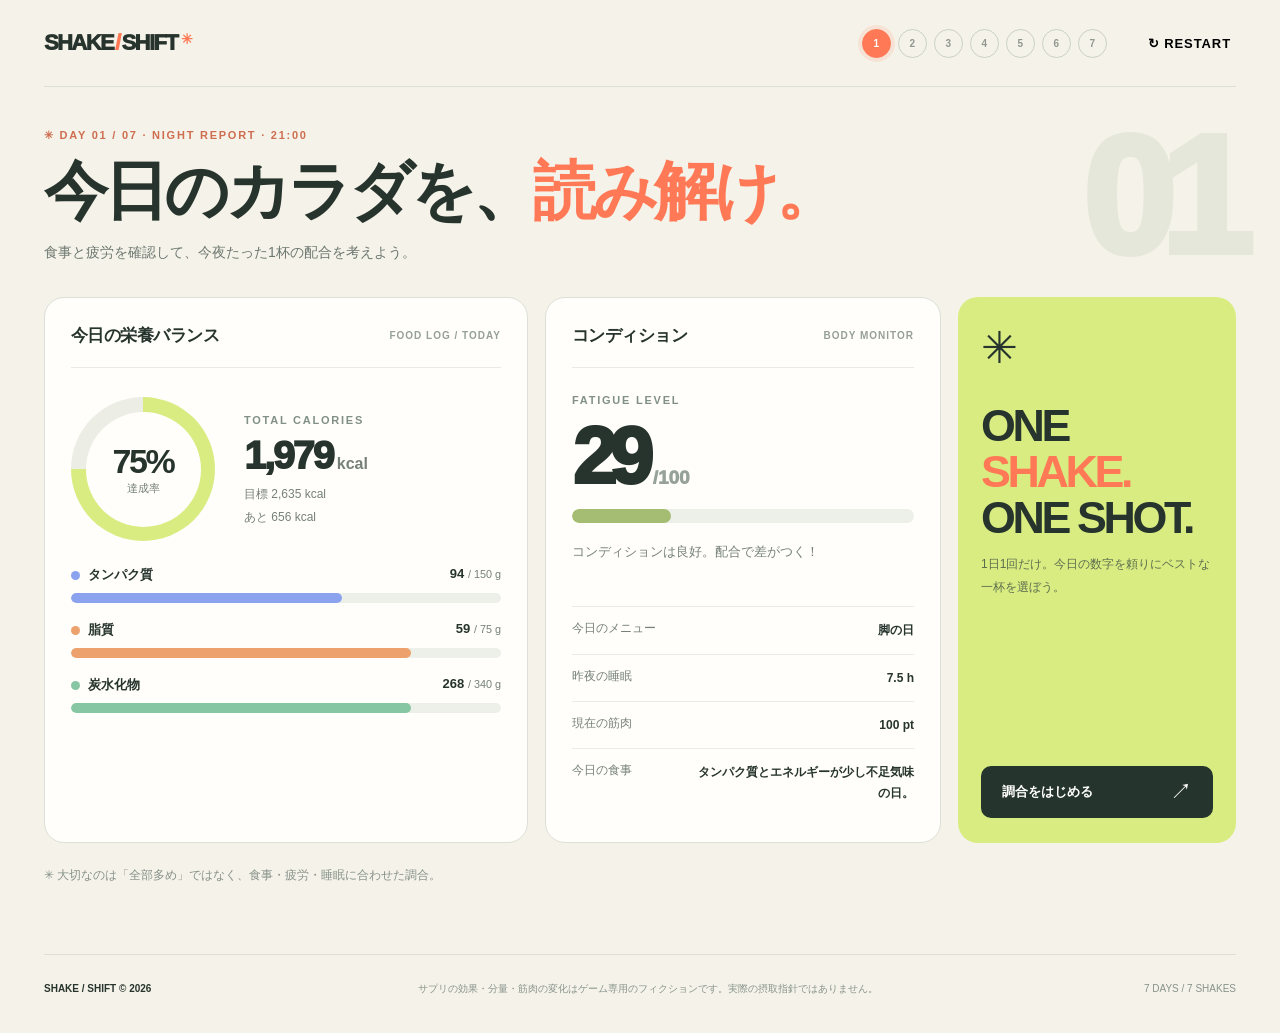
<file: index.html>
<!doctype html>
<html lang="ja">
<head>
  <meta charset="UTF-8">
  <meta name="viewport" content="width=device-width, initial-scale=1">
  <meta name="theme-color" content="#f5f3e9">
  <meta name="description" content="毎晩の栄養と疲労を見て、1日1回のシェイカーを調合。7日間で筋肉を育てるゲーム。">
  <title>SHAKE / SHIFT — 7 DAYS, 7 SHAKES</title>
  <link rel="stylesheet" href="style.css">
  <script src="work.js" defer></script>
</head>
<body>
  <div class="site">
    <header class="topbar">
      <a class="logo" href="./" aria-label="SHAKE SHIFT ホーム">SHAKE<span>/</span>SHIFT<b>✳</b></a>
      <div class="day-nav" id="dayNav" aria-label="7日間の進行状況"></div>
      <button class="restart" id="restartBtn" type="button">↻ <span>RESTART</span></button>
    </header>
    <main id="app" aria-live="polite"></main>
    <footer>
      <strong>SHAKE / SHIFT © 2026</strong>
      <span>サプリの効果・分量・筋肉の変化はゲーム専用のフィクションです。実際の摂取指針ではありません。</span>
      <span>7 DAYS / 7 SHAKES</span>
    </footer>
  </div>
  <div class="toast" id="toast" role="status" aria-live="polite"></div>
</body>
</html>
</file>
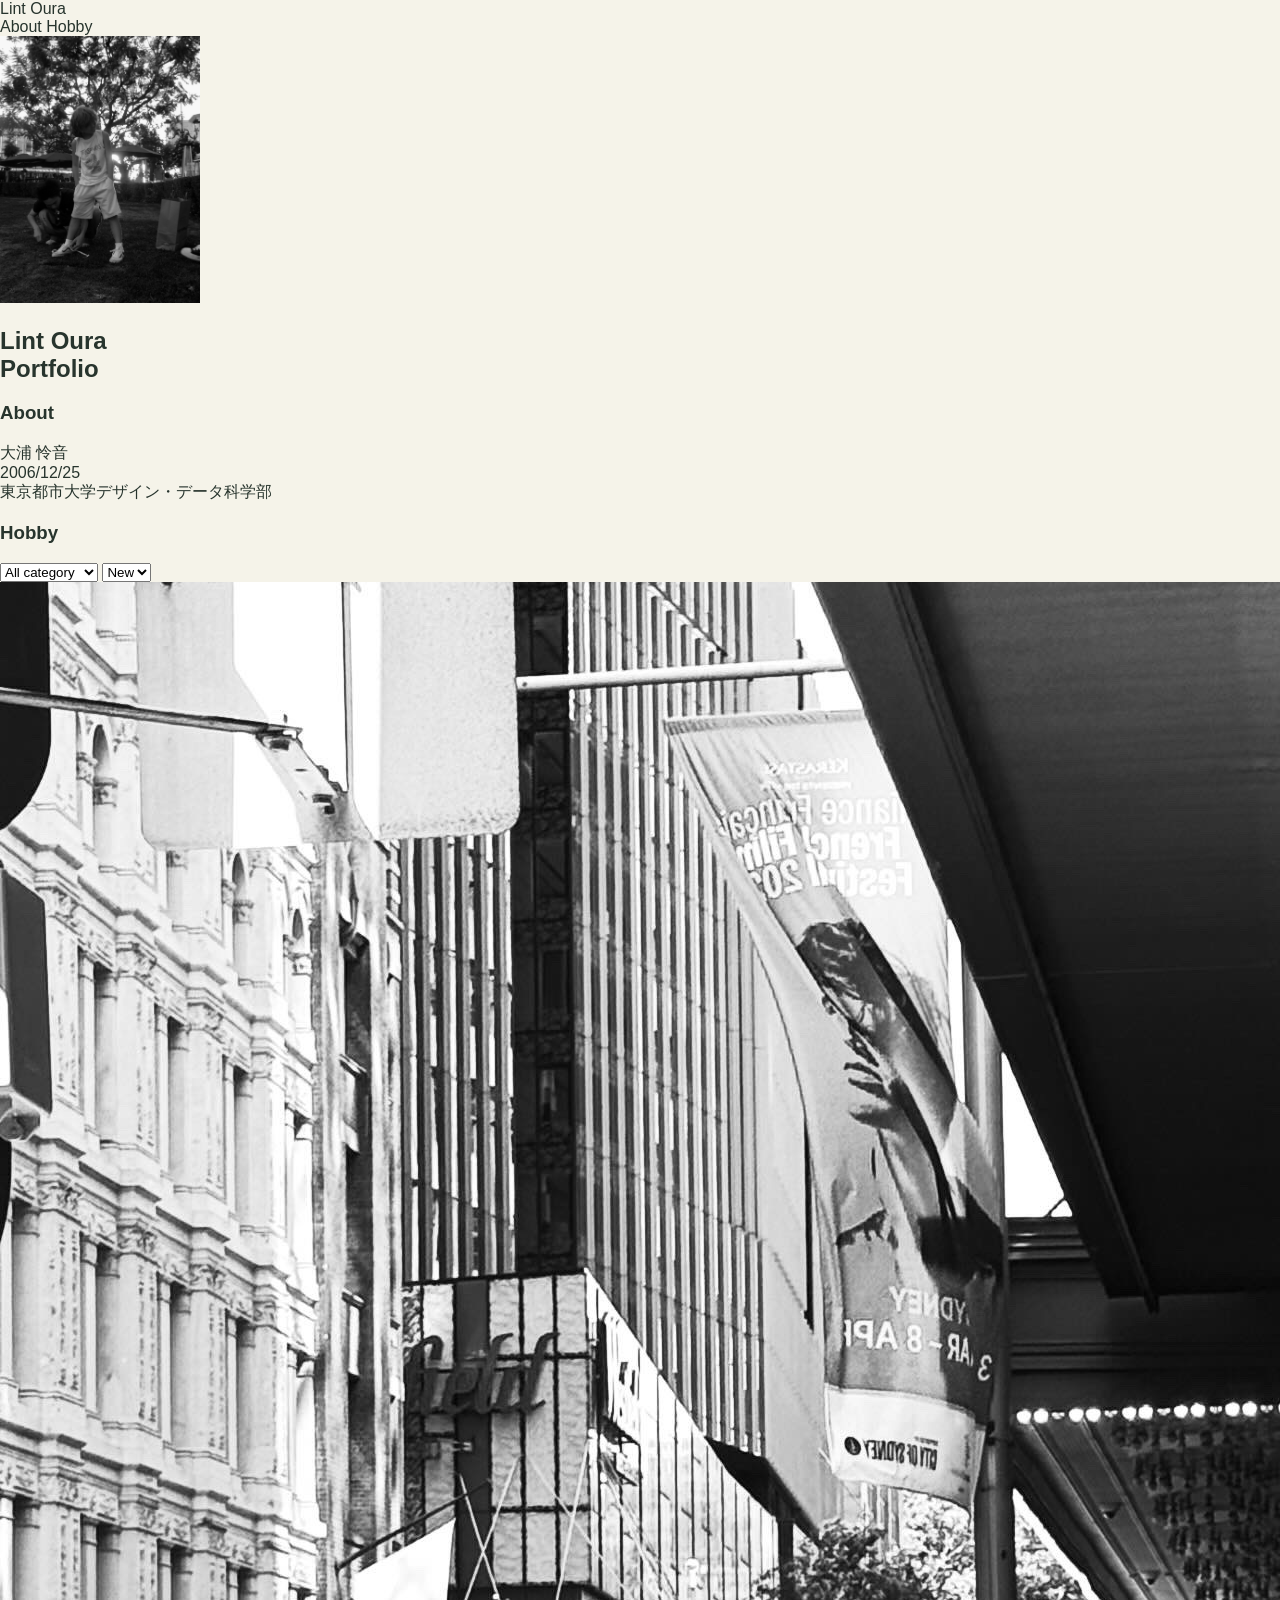
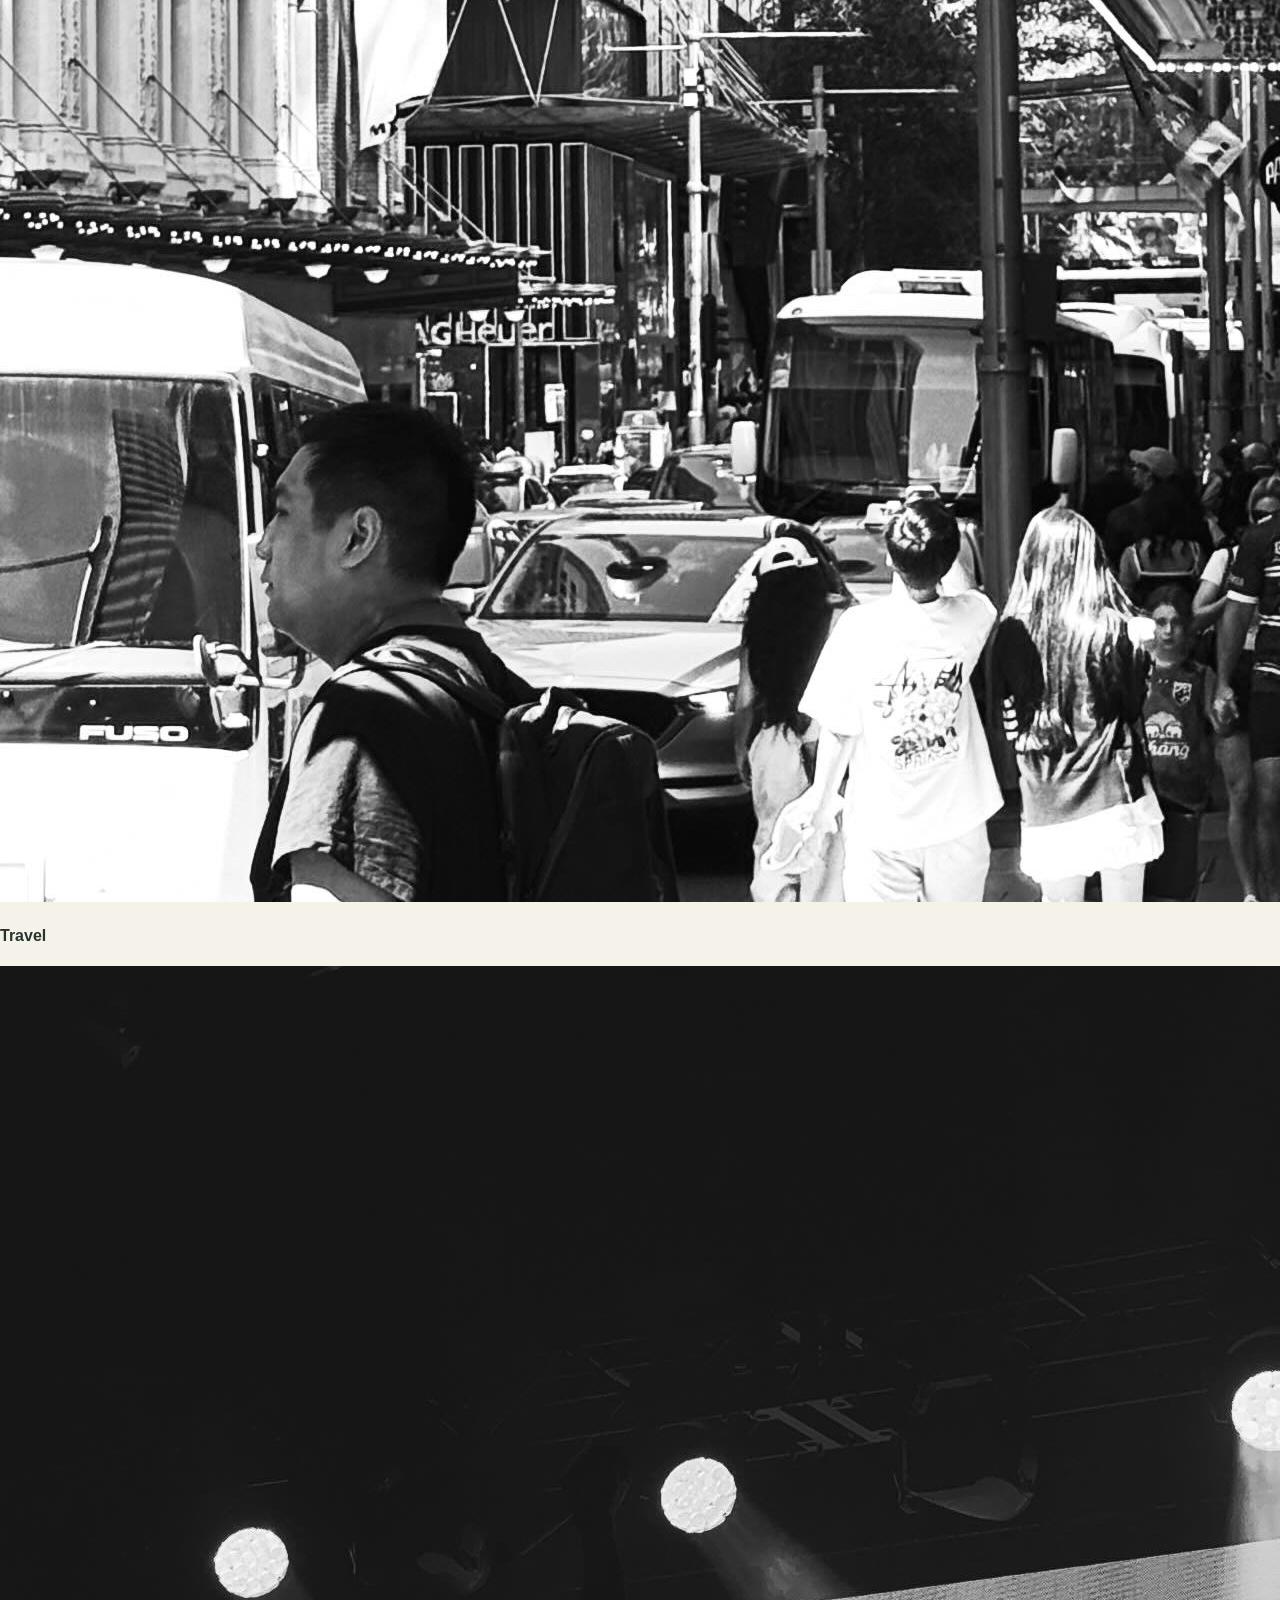
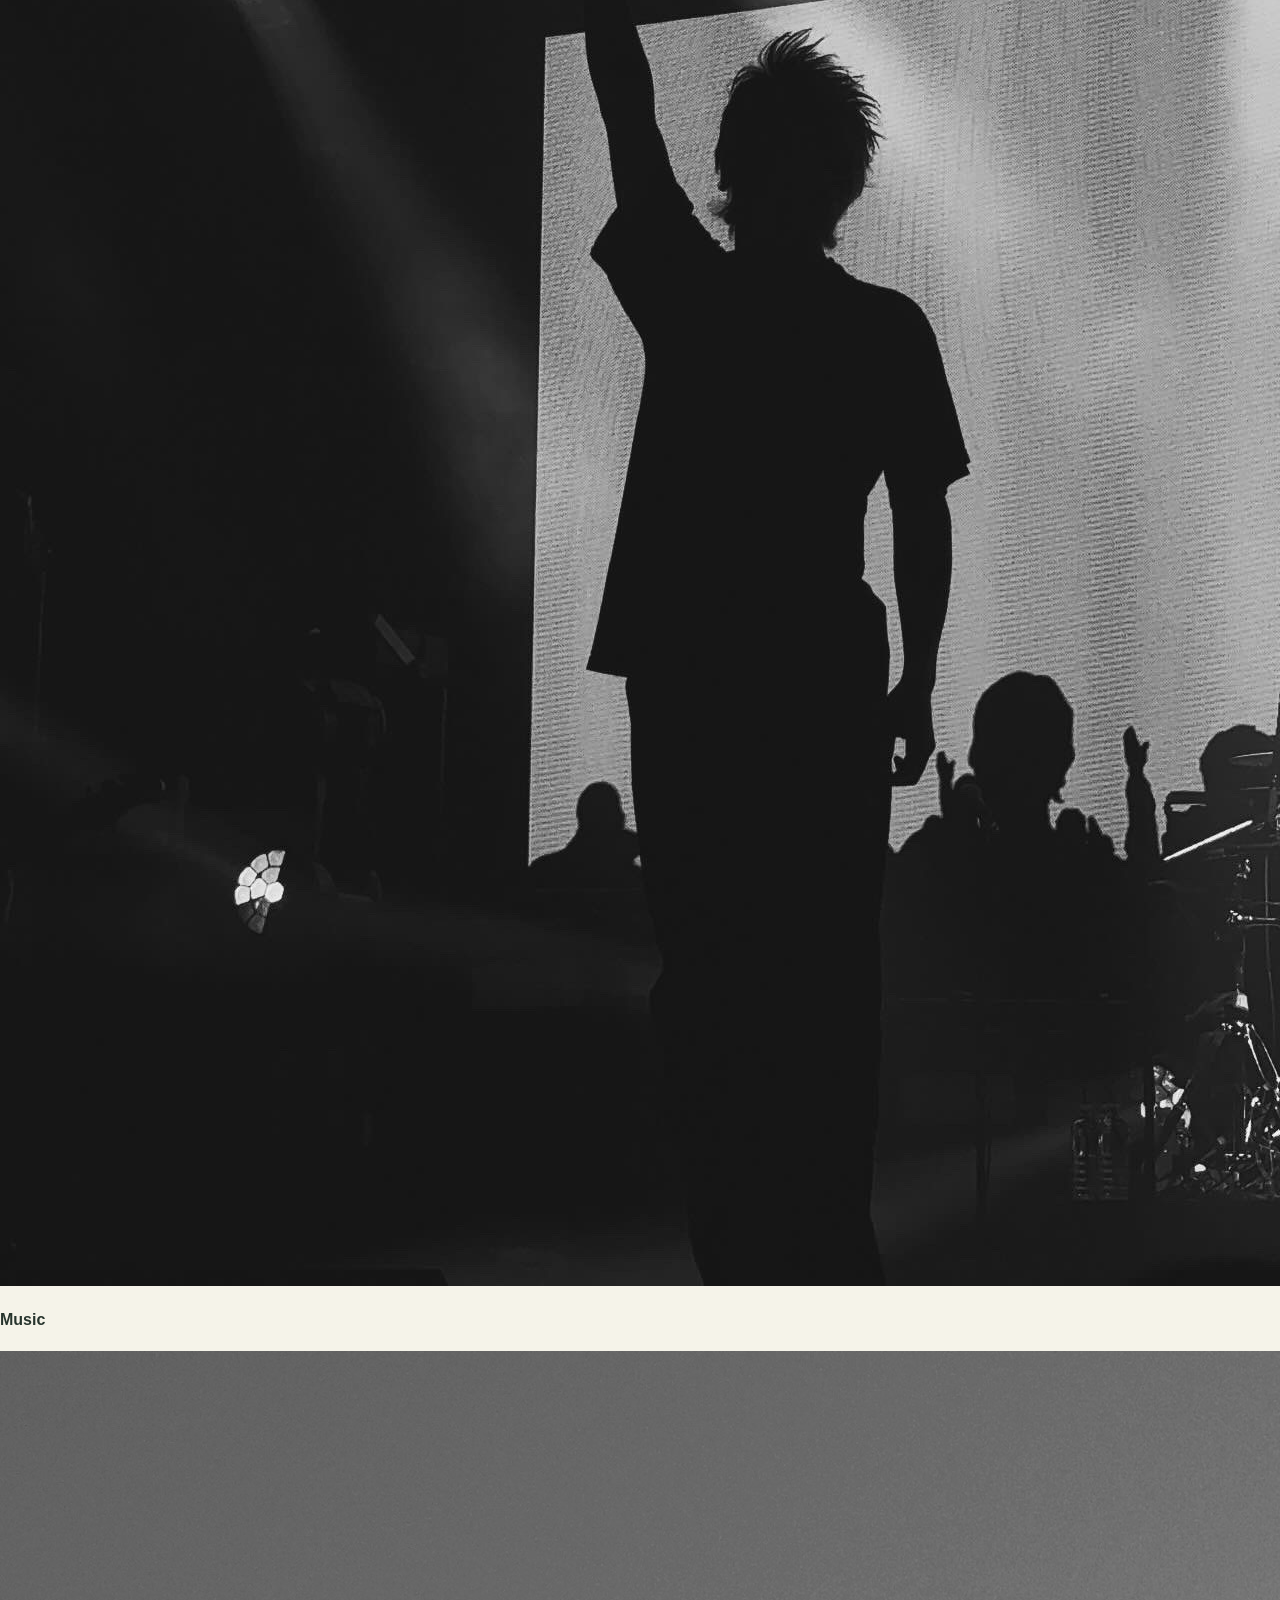
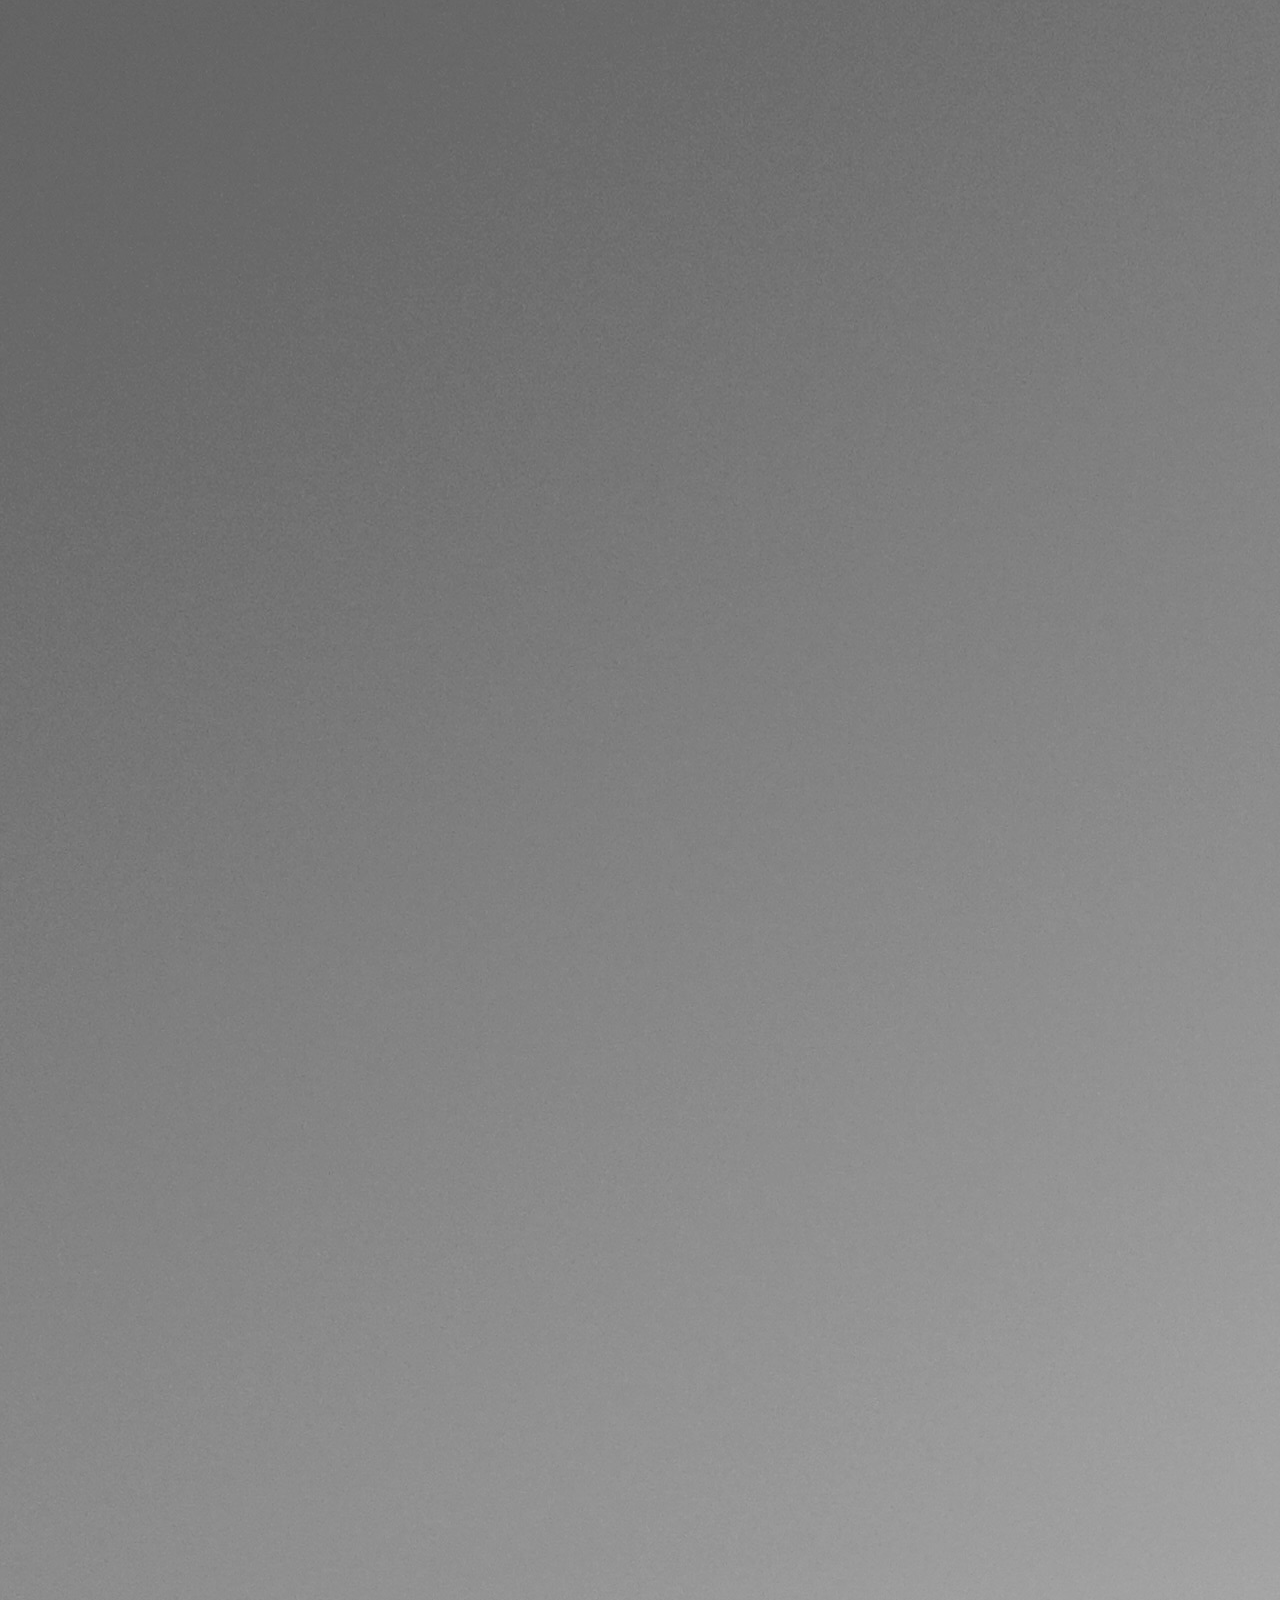
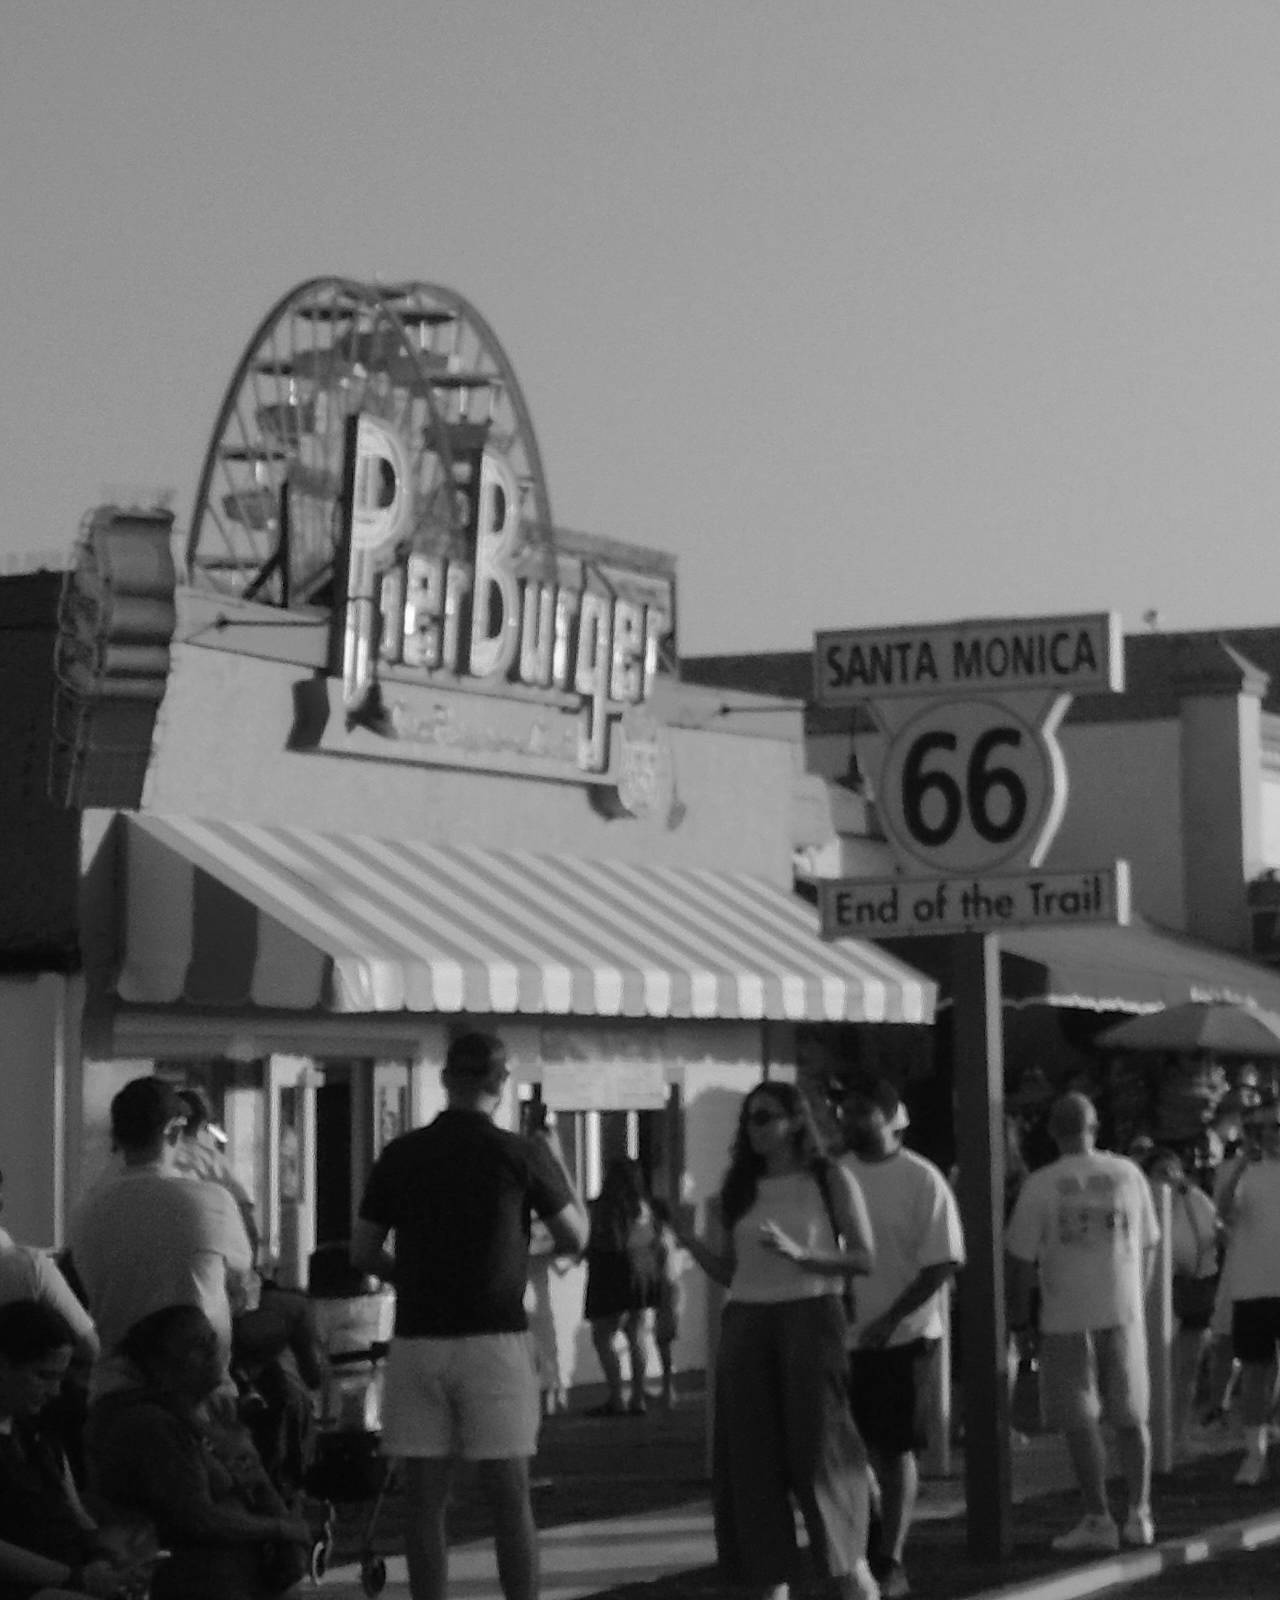
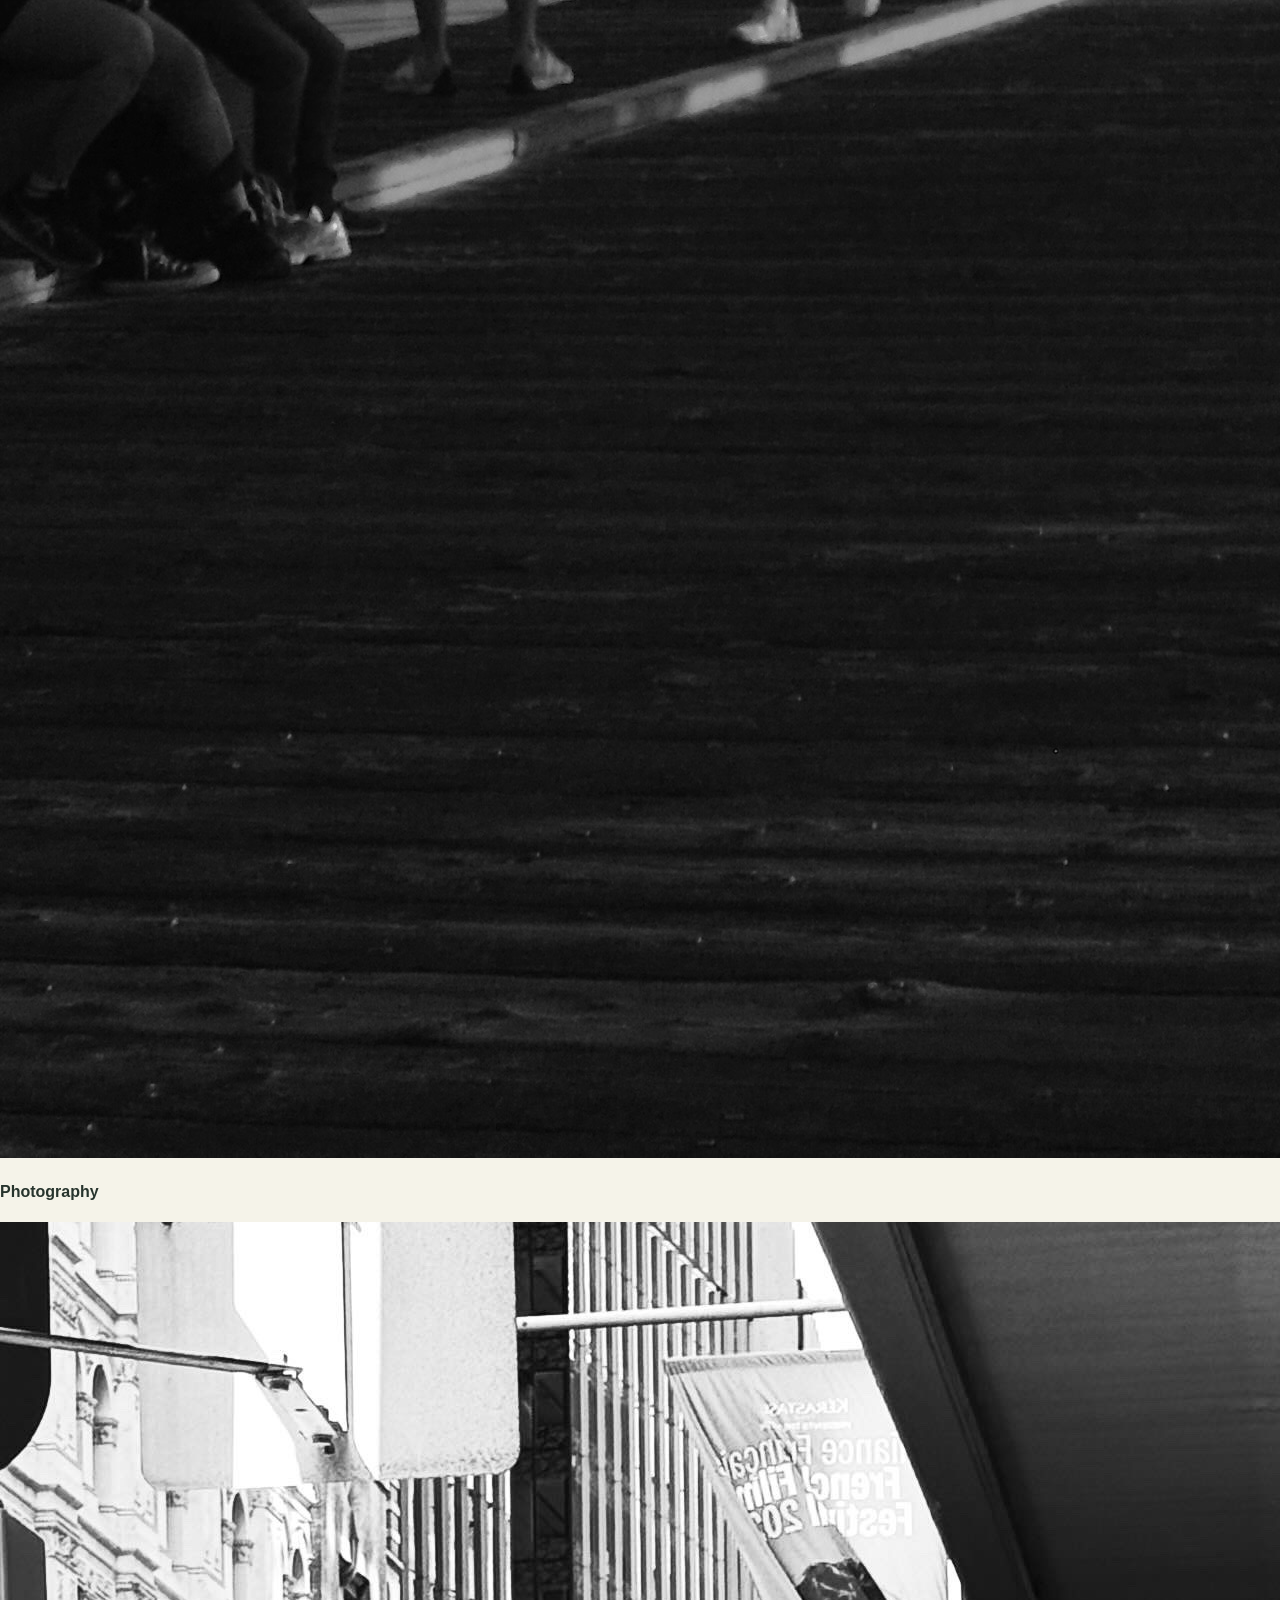
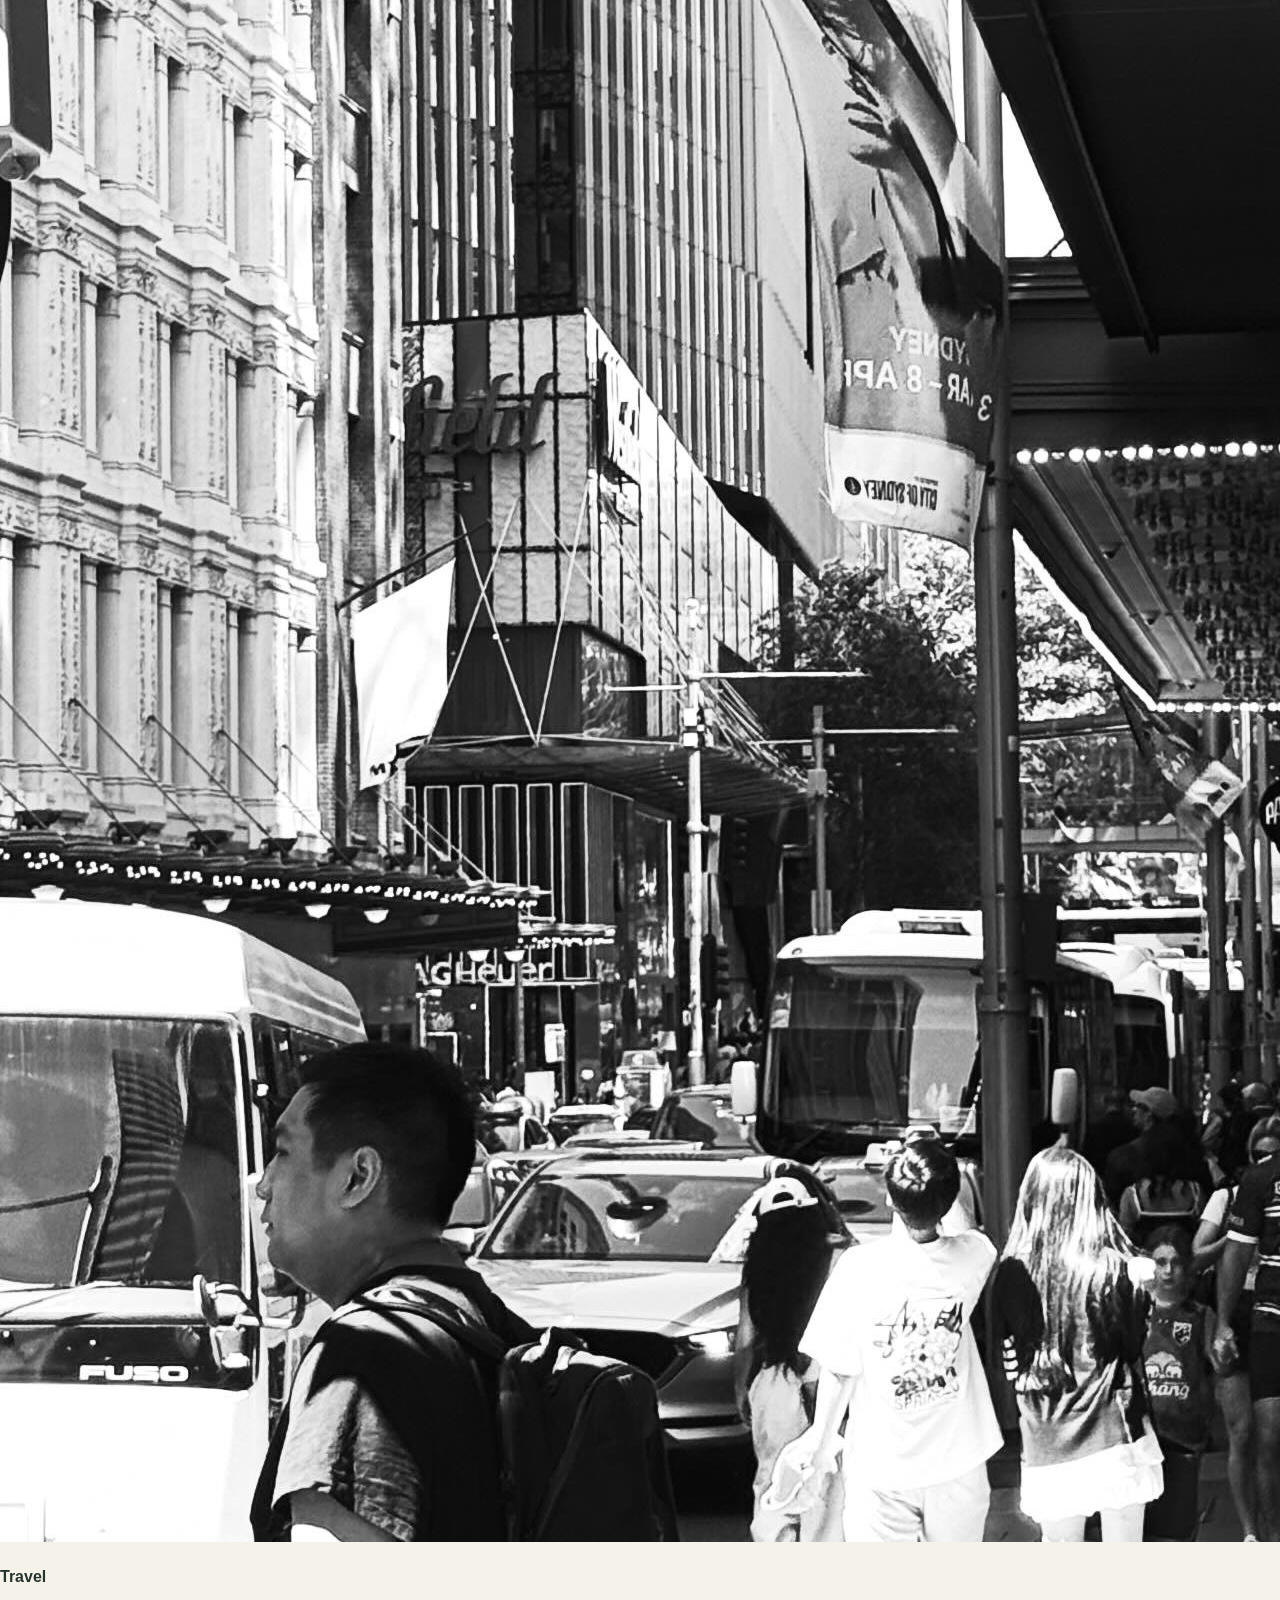
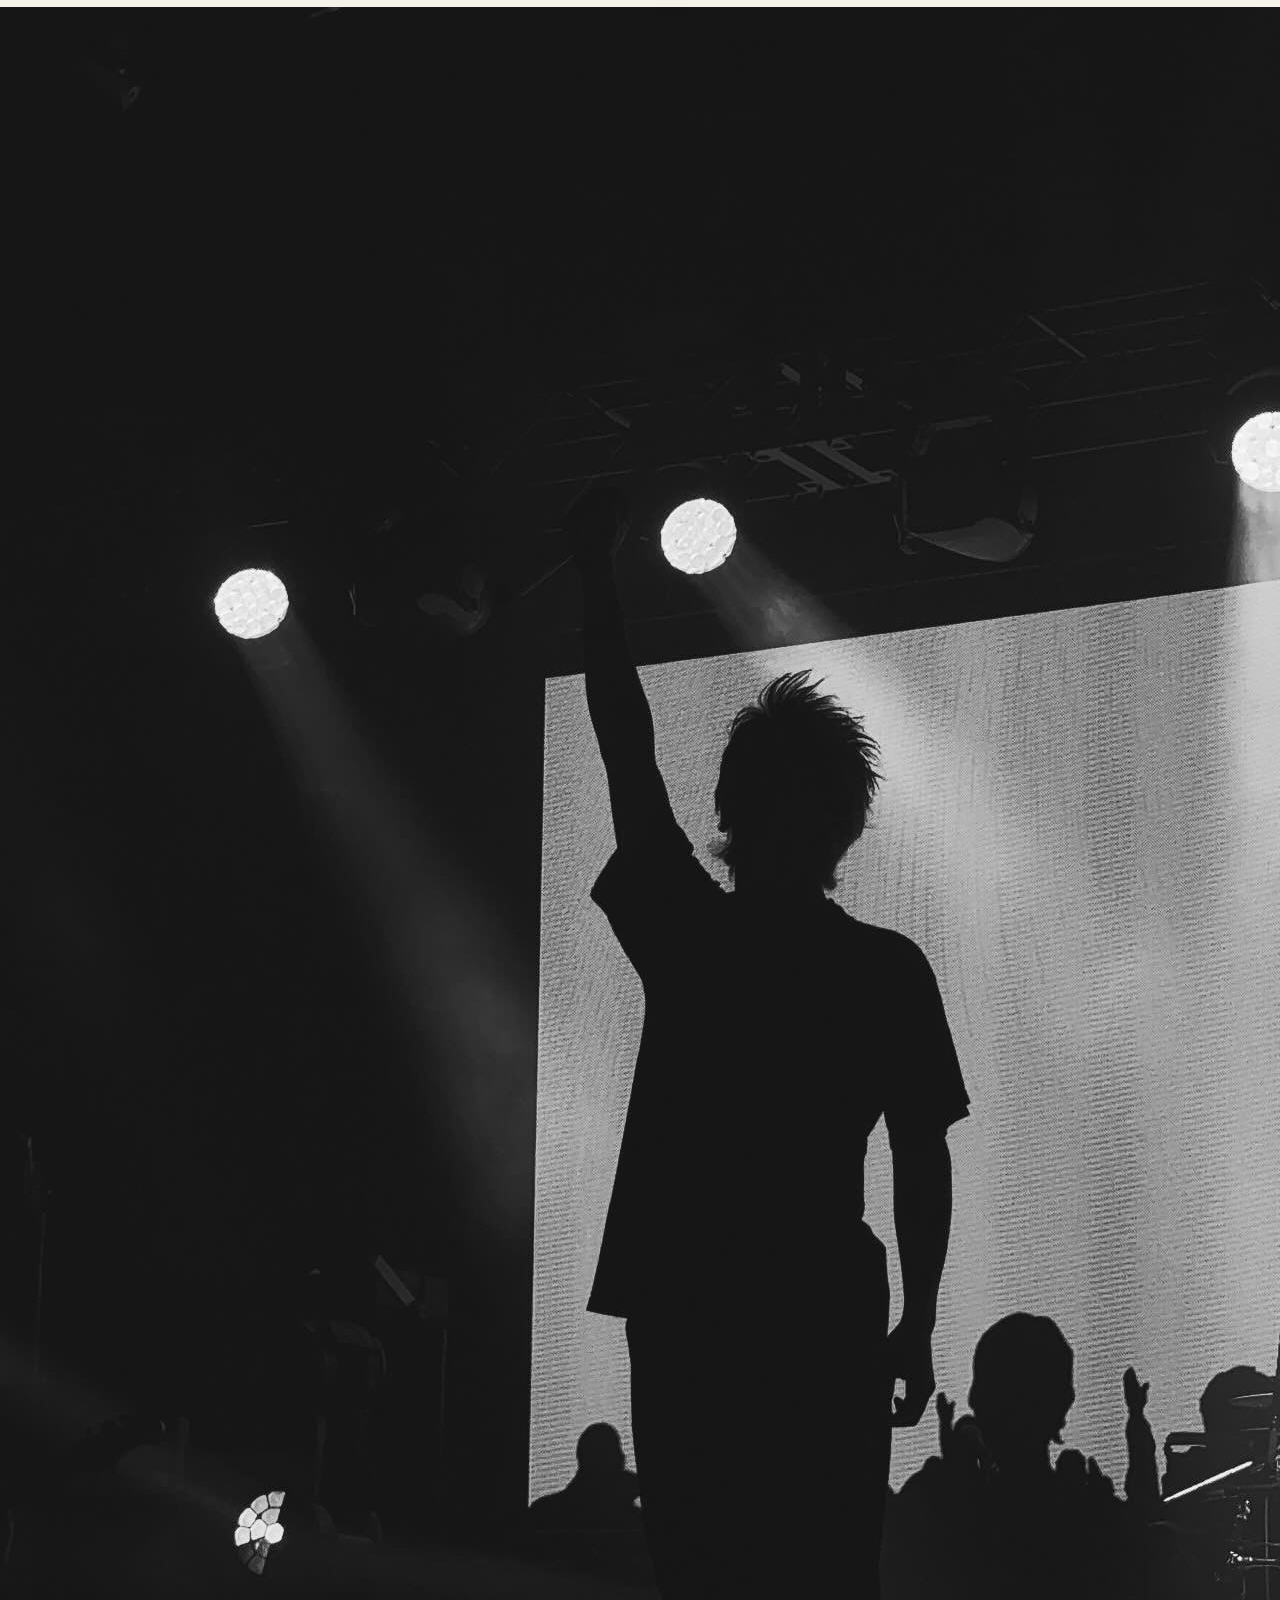
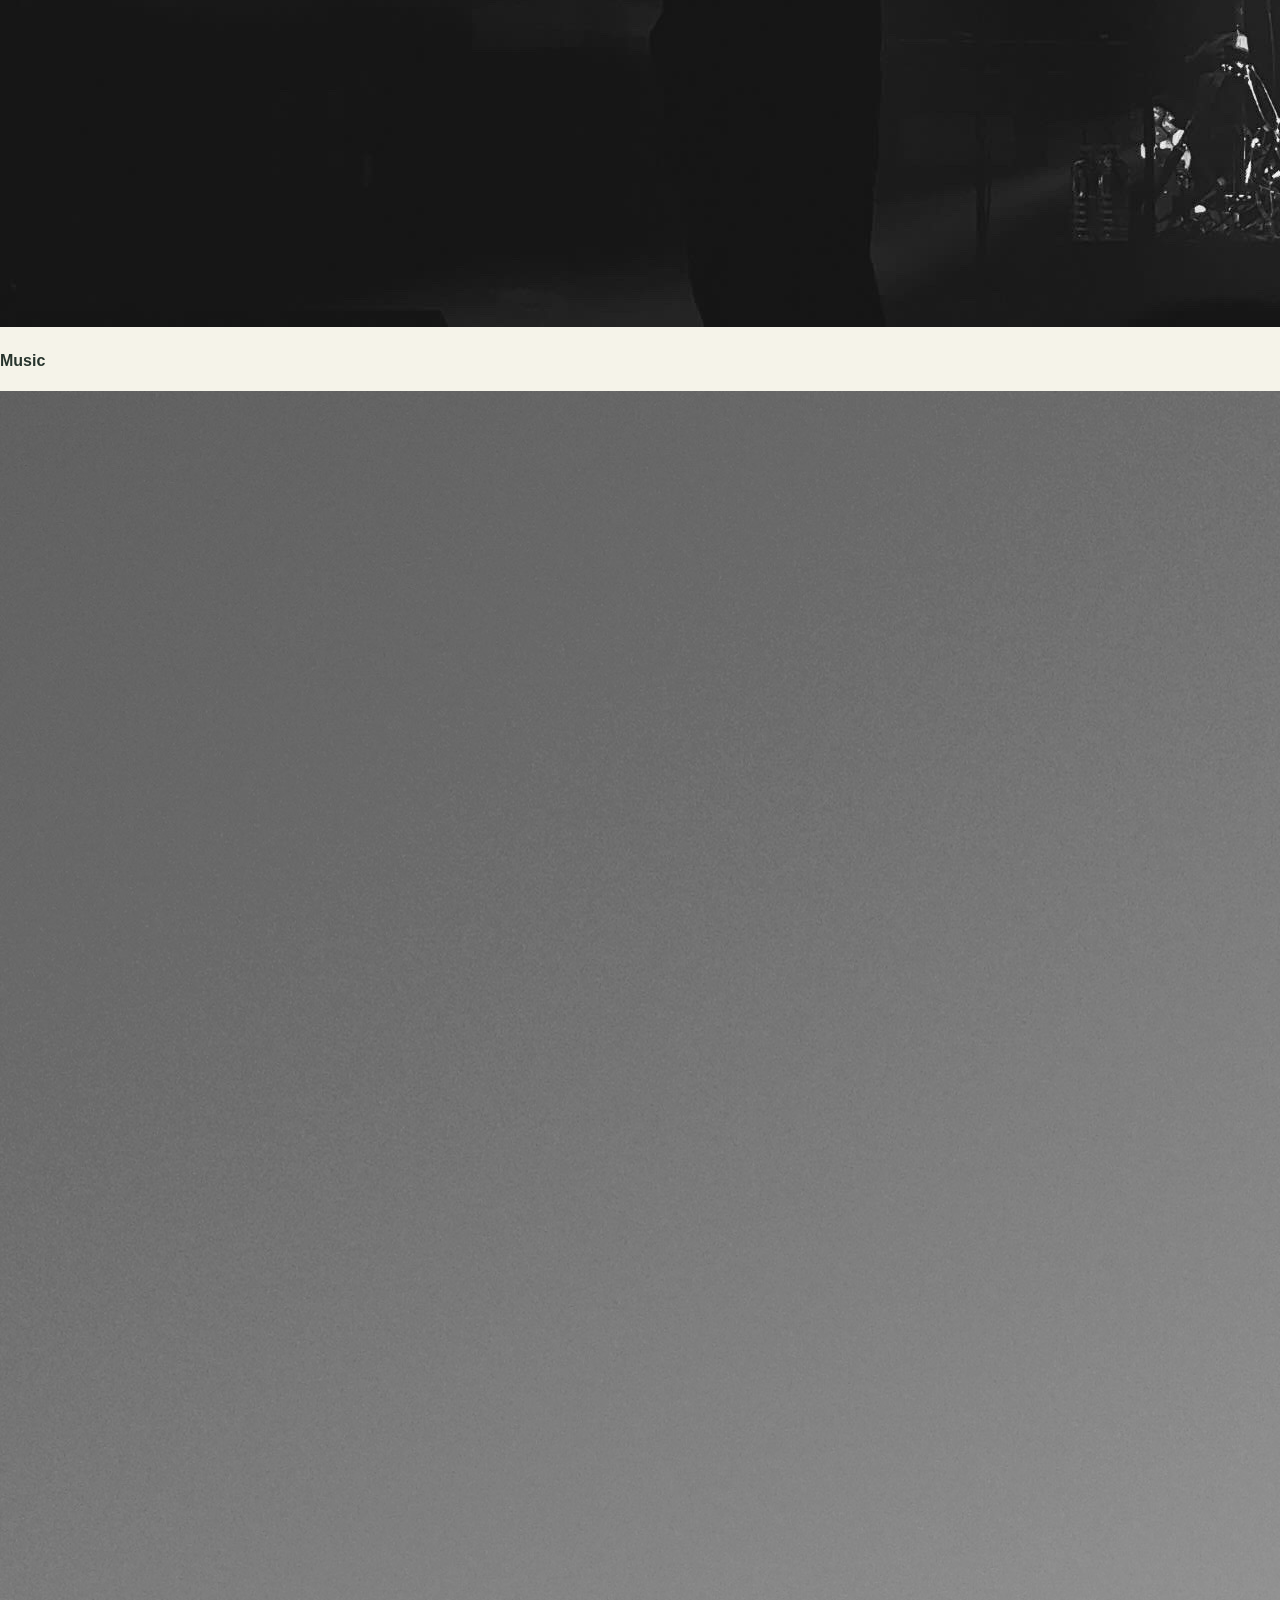
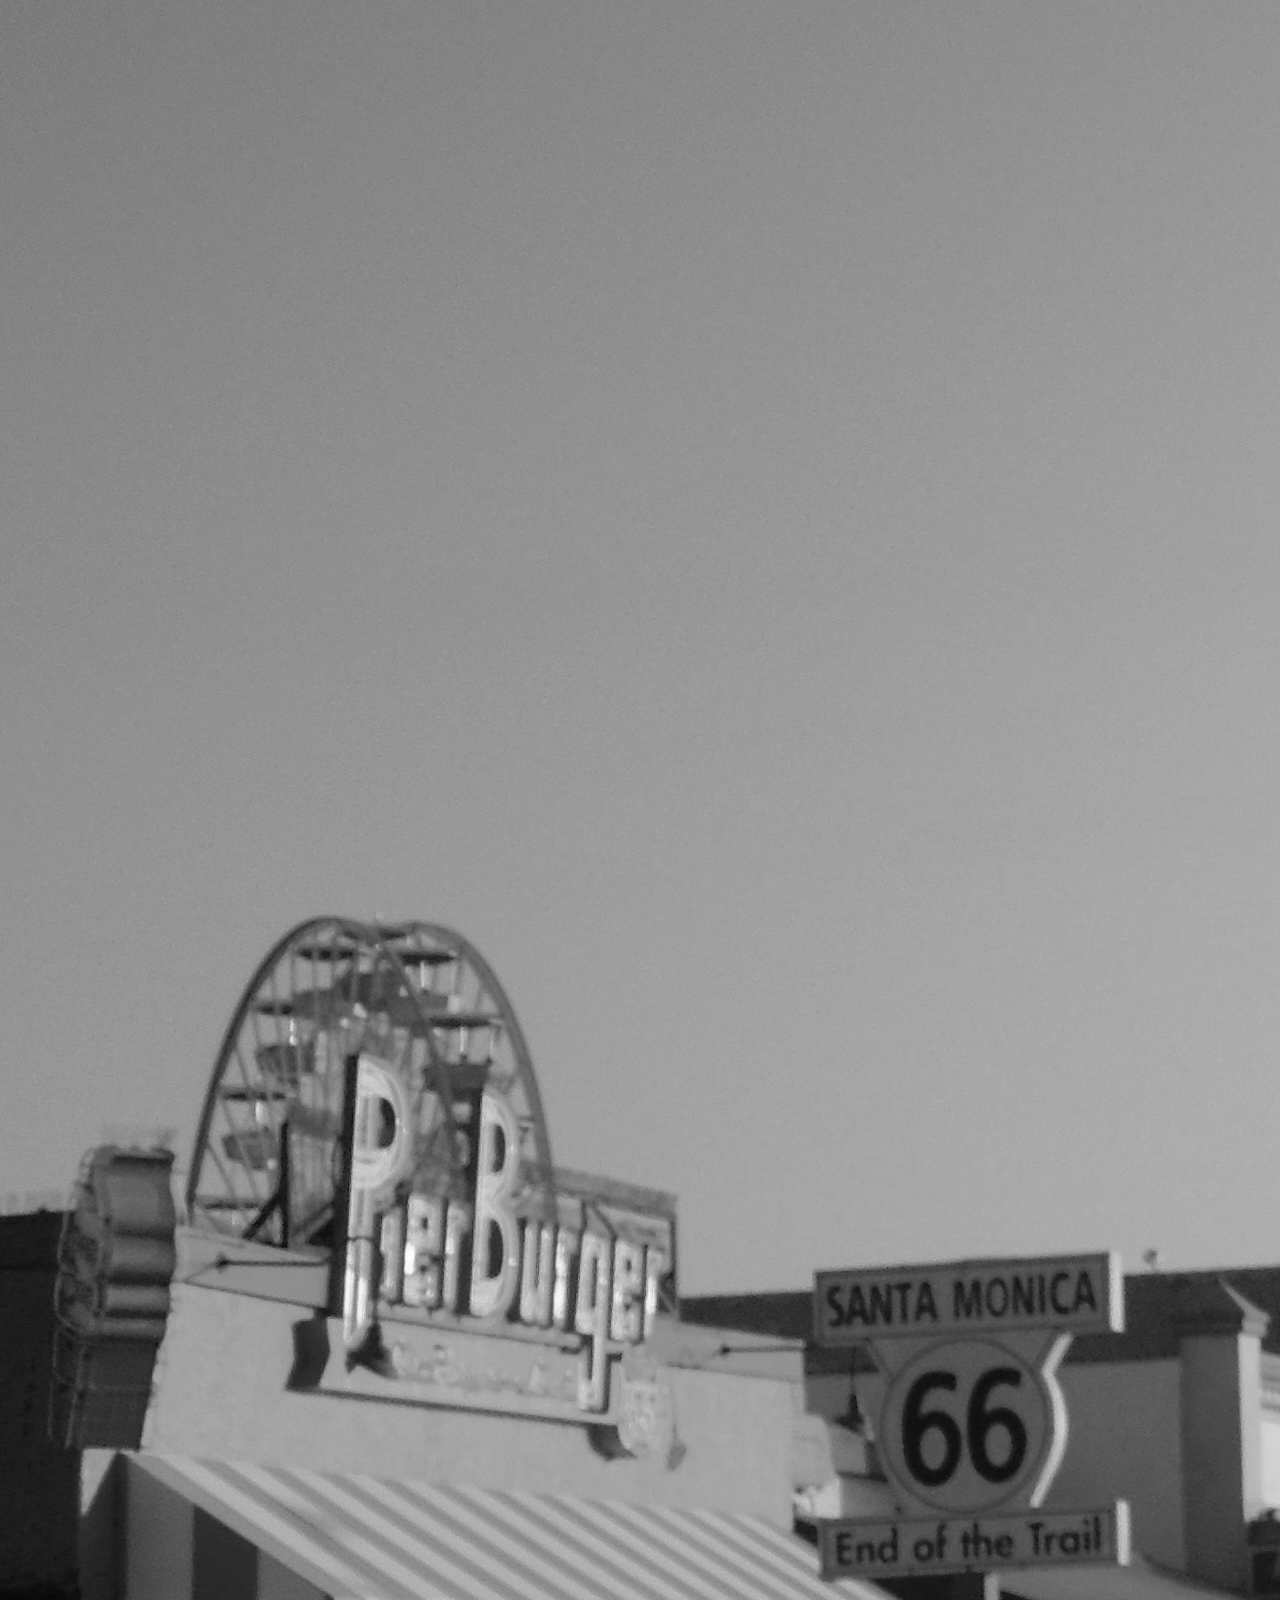
<file: indexのコピー.html>
<!DOCTYPE html>
<html lang="ja">
    <head>
        <meta charset="UTF-8">
        <meta name="viewport" content="width=device-width, initial-scale=1.0">
        <title>Lint Oura</title>
        <link rel="stylesheet" href="style.css">
    </head>
    <body>
        <header>
            <a href="#top">Lint Oura</a>
            <nav>
                <a href="#about">About</a>
                <a href="#hobby">Hobby</a>
            </nav>
        </header>

        <main>
            <section id="top">
                <img src="./DSCN6169.JPG" width="200" alt="ライブの写真">
                <h1>
                    Lint Oura<br>
                    Portfolio
                </h1>
            </section>

            <section id="about">
                <h3>About</h3>
                <p>
                    大浦 怜音<br>
                    2006/12/25<br>
                    東京都市大学デザイン・データ科学部
                </p>
            </section>

            <section id="hobby">
                <h3>Hobby</h3>

                <div class="works-controls">
                    <select id="category">
                        <option value="all">All category</option>
                    </select>

                    <select id="sort">
                        <option value="new">New</option>
                        <option value="old">Old</option>
                        <option value="title">Title</option>
                    </select>
                </div>

                <div class="works-marquee">
                    <div id="works-grid"></div>
                </div>
            </section>
        </main>

        <footer>
            <span>©2026 Lint Oura</span>
        </footer>

        <script src="works.js"></script>
    </body>
</html>
</file>
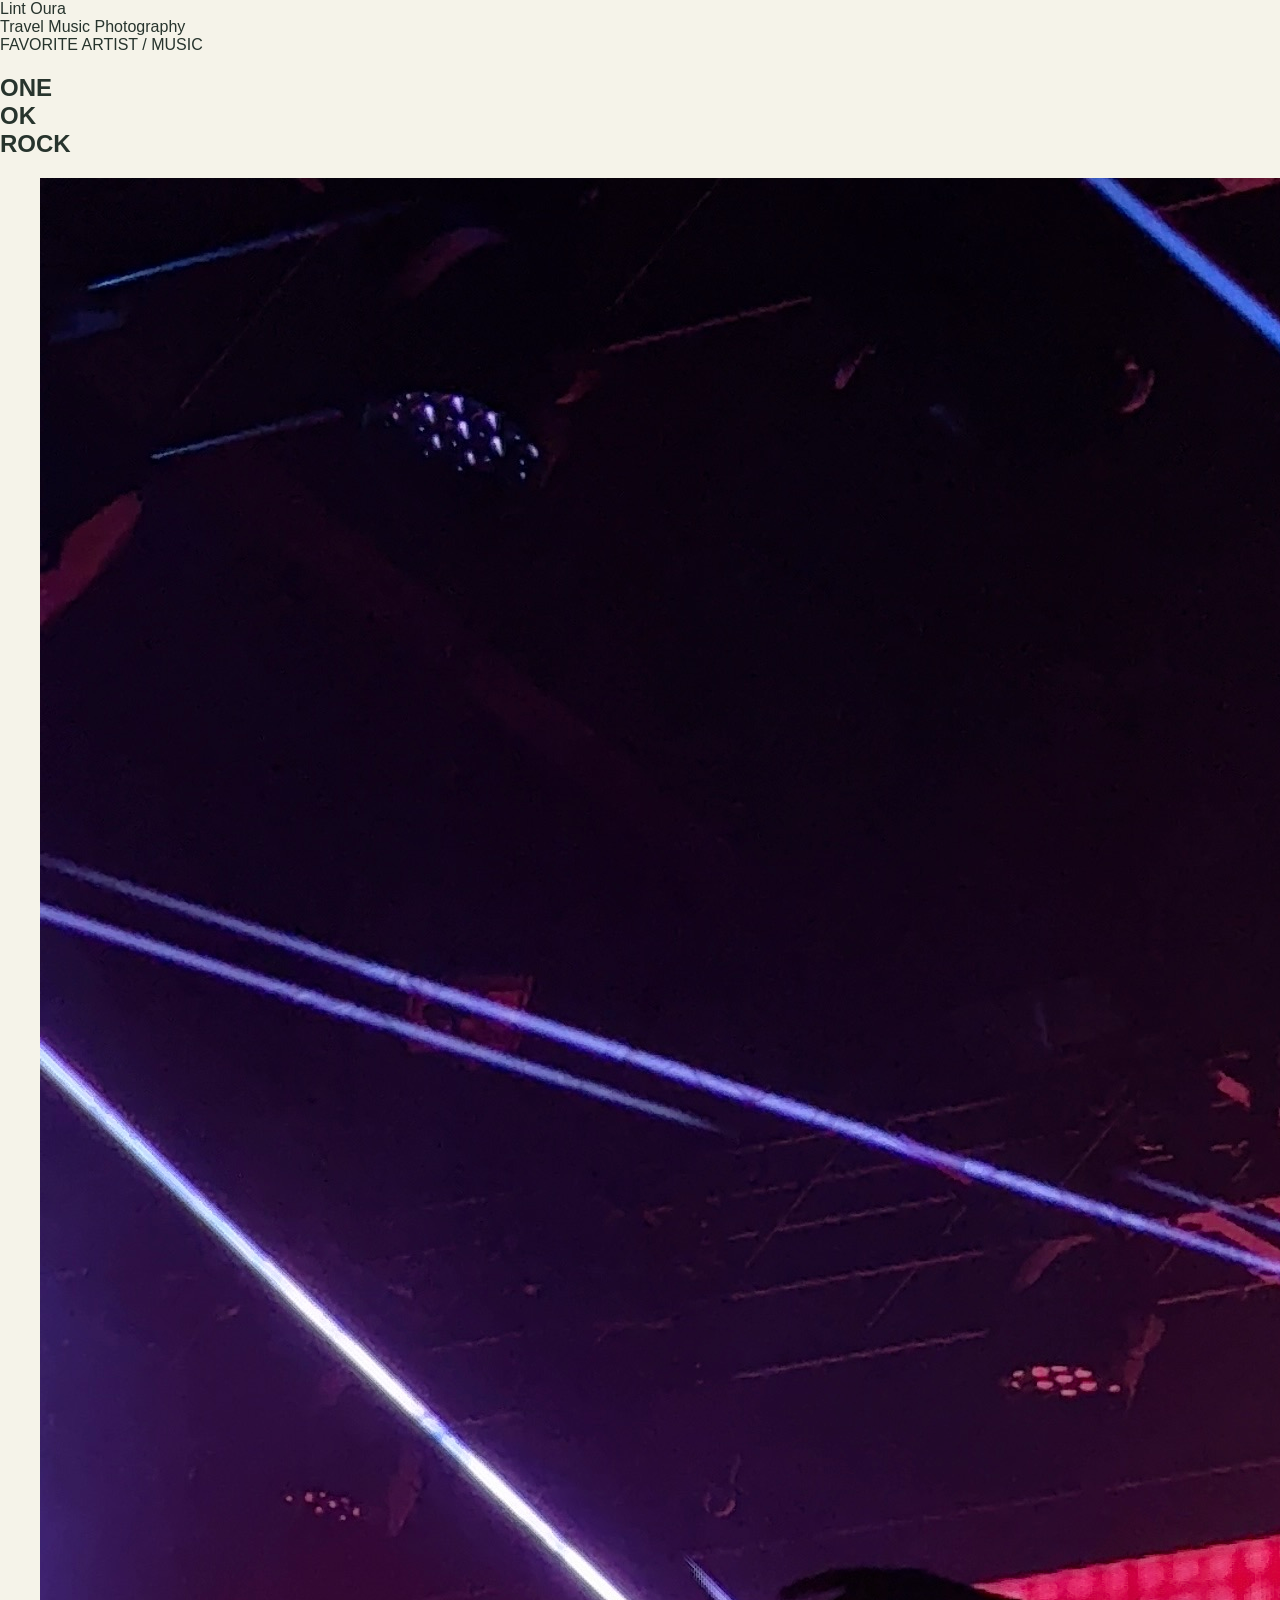
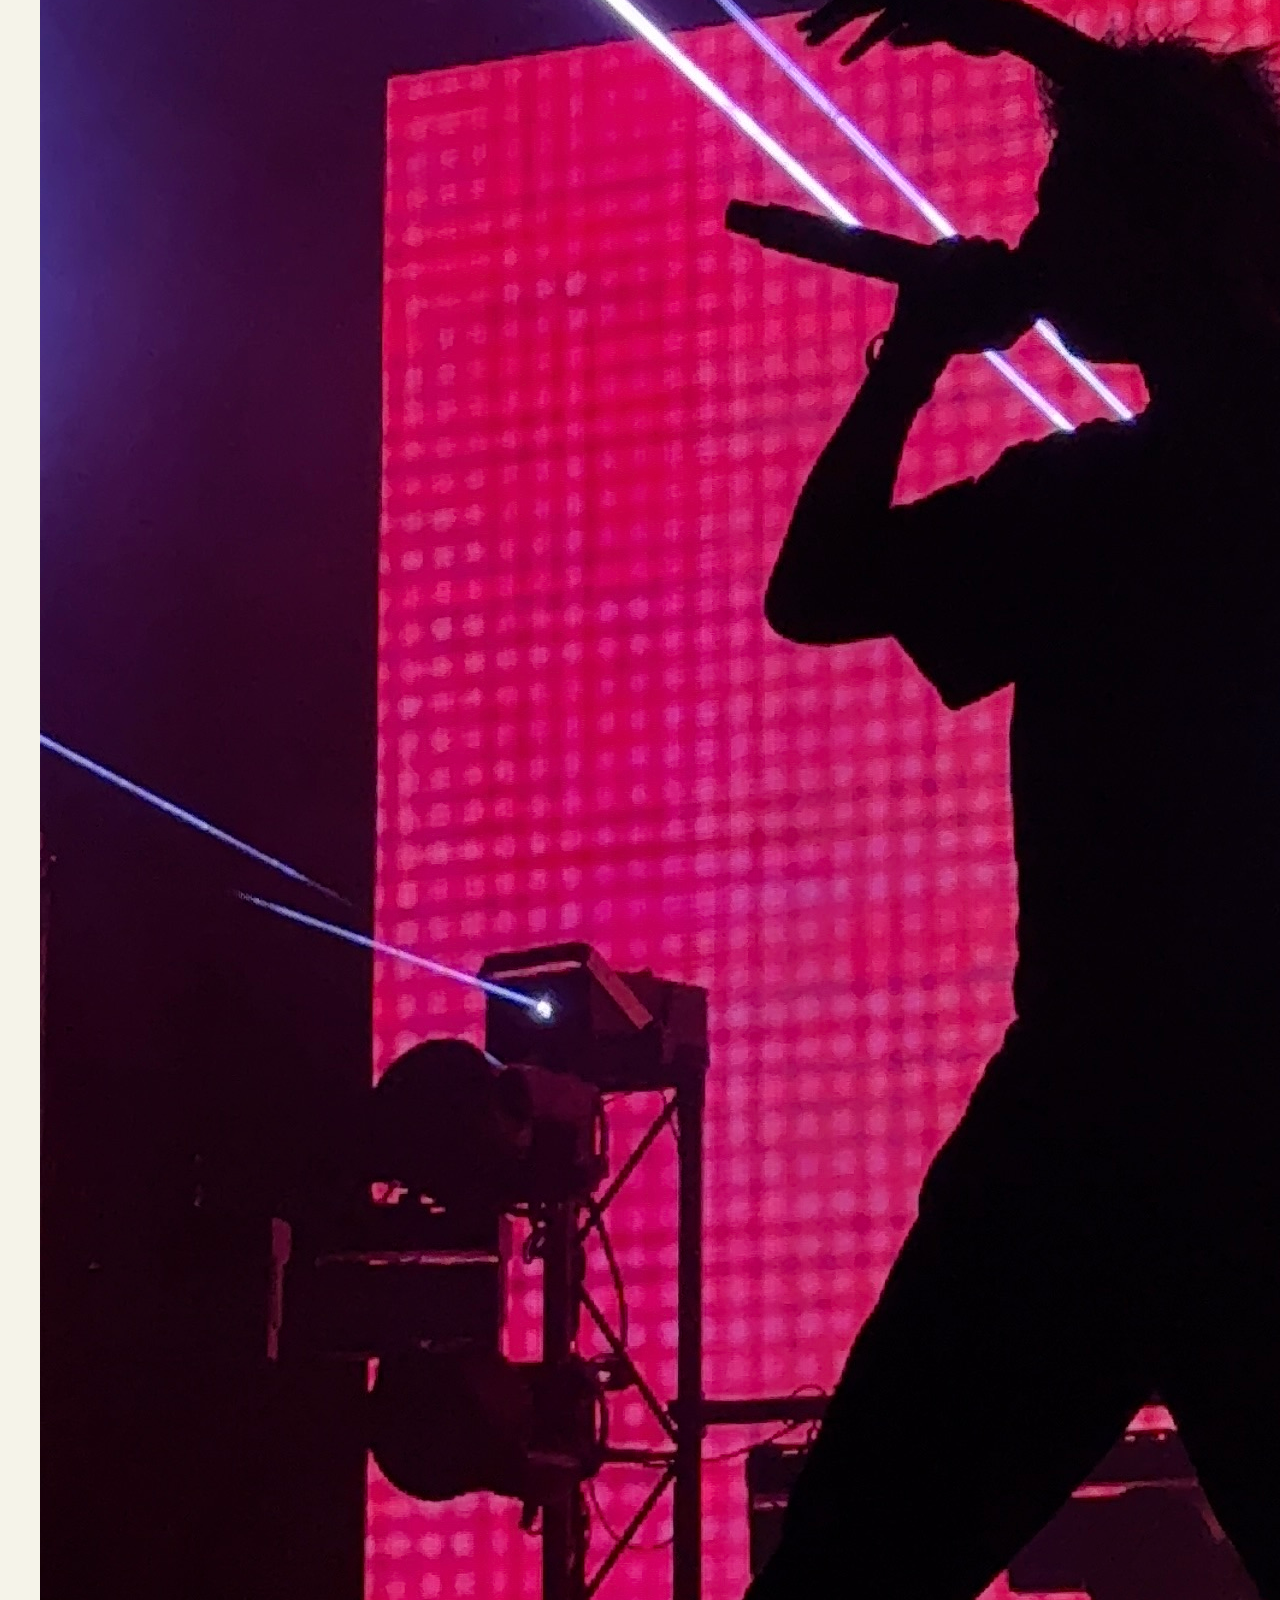
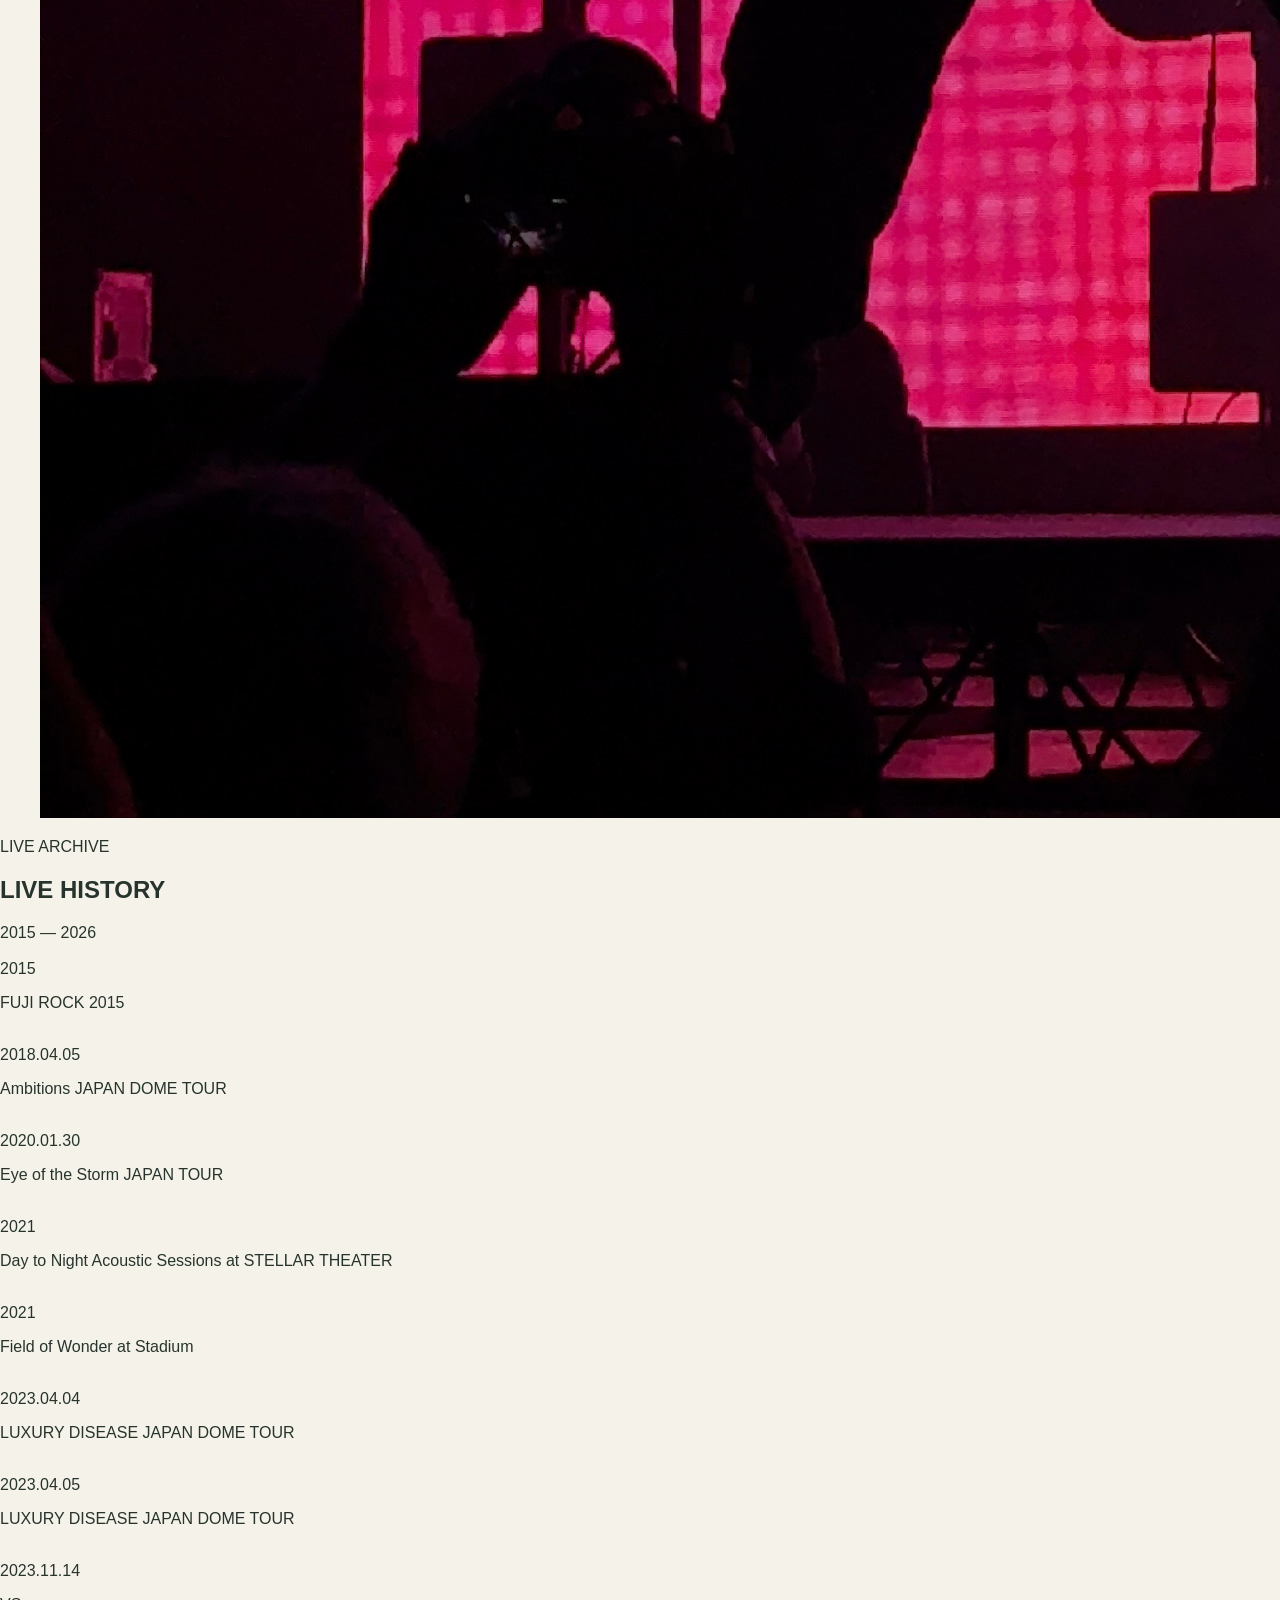
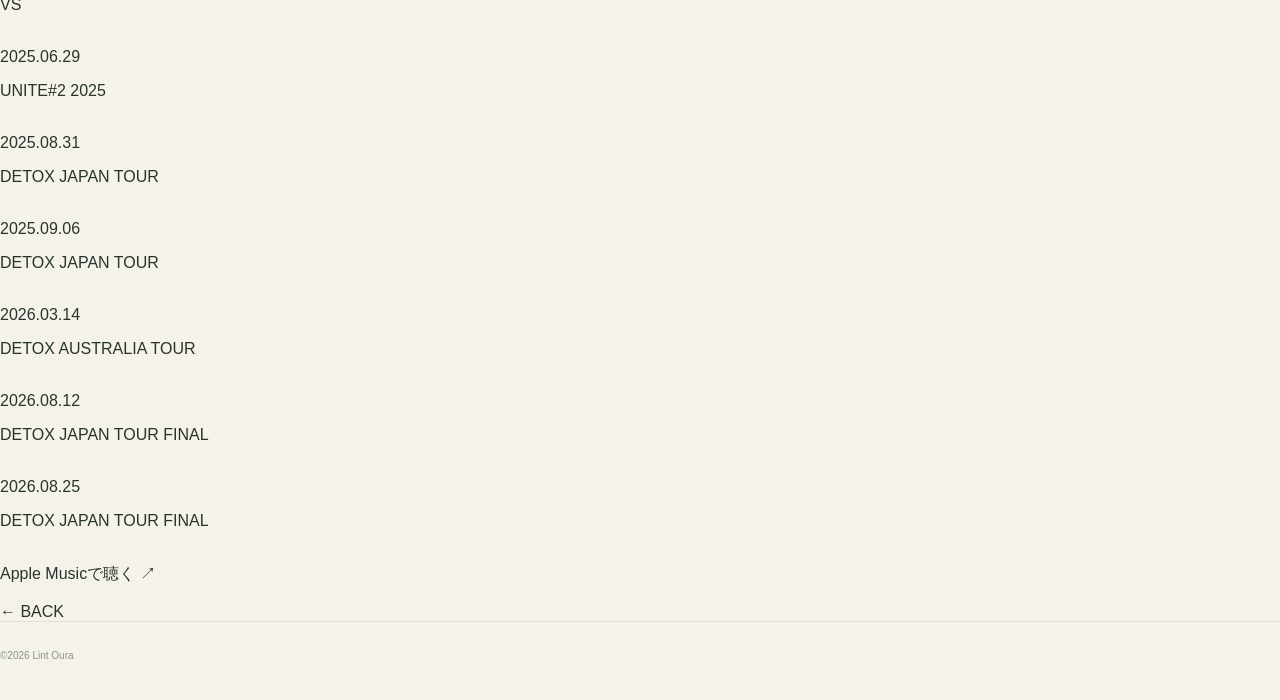
<file: music.html>
<!DOCTYPE html>
<html lang="ja">
<head>
  <meta charset="UTF-8">
  <meta name="viewport" content="width=device-width, initial-scale=1.0">
  <title>音楽 | Lint Oura</title>
  <link rel="stylesheet" href="style.css">
</head>

<body class="music-page">
  <header>
    <a href="index.html">Lint Oura</a>
    <nav>
      <a href="travel.html">Travel</a>
      <a href="music.html">Music</a>
      <a href="photography.html">Photography</a>
    </nav>
  </header>

  <main class="ook-page">

    <!-- メイン：アーティストと写真 -->
    <section class="ook-hero">
      <div class="ook-hero-copy">

        <div class="ook-small-label">
          FAVORITE ARTIST / MUSIC
        </div>

        <h1 class="ook-title">
          ONE<br>OK<br>ROCK
        </h1>

      </div>

      <figure class="ook-photo">
        
    <img
        id="music-hero-photo"
        alt="ONE OK ROCKのライブ写真">


      </figure>
    </section>

    <!-- ライブ参戦履歴 -->
    
<section class="ook-archive">

    <div class="ook-heading">
        <div>
            <div class="ook-small-label">LIVE ARCHIVE</div>
            <h2>LIVE HISTORY</h2>
        </div>
        <span class="ook-range">2015 — 2026</span>
    </div>

    <div class="ook-history-list">
        <br>
        <div class="ook-history-item">
            <span>2015</span>
            <p>FUJI ROCK 2015</p>
        </div>
        <br>
        <div class="ook-history-item">
            <span>2018.04.05</span>
            <p>Ambitions JAPAN DOME TOUR</p>
        </div>
        <br>
        <div class="ook-history-item">
            <span>2020.01.30</span>
            <p>Eye of the Storm JAPAN TOUR</p>
        </div>
        <br>
        <div class="ook-history-item">
            <span>2021</span>
            <p>Day to Night Acoustic Sessions at STELLAR THEATER</p>
        </div>
        <br>
        <div class="ook-history-item">
            <span>2021</span>
            <p>Field of Wonder at Stadium</p>
        </div>
        <br>
        <div class="ook-history-item">
            <span>2023.04.04</span>
            <p>LUXURY DISEASE JAPAN DOME TOUR</p>
        </div>
        <br>
        <div class="ook-history-item">
            <span>2023.04.05</span>
            <p>LUXURY DISEASE JAPAN DOME TOUR</p>
        </div>
        <br>
        <div class="ook-history-item">
            <span>2023.11.14</span>
            <p>VS</p>
        </div>
        <br>
        <div class="ook-history-item">
            <span>2025.06.29</span>
            <p>UNITE#2 2025</p>
        </div>
        <br>
        <div class="ook-history-item">
            <span>2025.08.31</span>
            <p>DETOX JAPAN TOUR</p>
        </div>
        <br>
        <div class="ook-history-item">
            <span>2025.09.06</span>
            <p>DETOX JAPAN TOUR</p>
        </div>
        <br>
        <div class="ook-history-item featured">
            <span>2026.03.14</span>
            <p>DETOX AUSTRALIA TOUR</p>
        </div>
        <br>
        <div class="ook-history-item">
            <span>2026.08.12</span>
            <p>DETOX JAPAN TOUR FINAL</p>
        </div>
        <br>
        <div class="ook-history-item">
            <span>2026.08.25</span>
            <p>DETOX JAPAN TOUR FINAL</p>
        </div>

    </div>
</section>
    <br>
    <a class="ook-music-link"
           href="https://music.apple.com/jp/artist/one-ok-rock/252239625"
           target="_blank"
           rel="noopener noreferrer">
          Apple Musicで聴く
          <span>↗</span>
    </a>
    <br>
    <br>
    <a class="ook-back" href="index.html">
      ← BACK
    </a>
  </main>

  <footer>
    ©2026 Lint Oura
  </footer>
  <script src="photo-loader.js"></script>
</body>
</html>
</file>
<file: style.css>
:root{
  --bg:#f5f3e9;
  --ink:#27342d;
  --muted:#768079;
  --line:#dce0d7;
  --green:#d9ec81;
  --orange:#ff7956;
  --white:#fffefa;
  --radius:20px;
}
*{box-sizing:border-box}
html{scroll-behavior:smooth}
body{
  margin:0;
  background:var(--bg);
  color:var(--ink);
  font-family:Inter,"Helvetica Neue",Arial,"Hiragino Kaku Gothic ProN","Noto Sans JP",sans-serif;
  -webkit-font-smoothing:antialiased;
}
button{font:inherit;cursor:pointer;touch-action:manipulation}
button:disabled{cursor:not-allowed;opacity:.43}
a{color:inherit;text-decoration:none}
button:focus-visible,a:focus-visible{
  outline:3px solid var(--orange);
  outline-offset:3px;
}
.site{
  max-width:1536px;
  margin:auto;
  min-height:100vh;
  display:flex;
  flex-direction:column;
  padding:0 44px;
}
.topbar{
  height:87px;
  display:flex;
  align-items:center;
  gap:36px;
  border-bottom:1px solid var(--line);
}
.logo{
  font-size:22px;
  line-height:1;
  letter-spacing:-1.6px;
  font-weight:1000;
  white-space:nowrap;
}
.logo span{color:var(--orange);padding:0 2px}
.logo b{
  font-size:14px;
  color:var(--orange);
  vertical-align:top;
  padding-left:4px;
}
.day-nav{margin-left:auto;display:flex;gap:7px}
.day-dot{
  width:29px;height:29px;
  border:1px solid #c9d0c6;
  border-radius:50%;
  font-size:10px;font-weight:900;
  display:flex;align-items:center;justify-content:center;
  color:#909890;
}
.day-dot.done{background:var(--ink);color:white;border-color:var(--ink)}
.day-dot.active{
  background:var(--orange);color:white;border-color:var(--orange);
  box-shadow:0 0 0 4px #ff795622;
}
.restart{
  background:transparent;
  border:0;
  font-size:13px;
  font-weight:800;
  letter-spacing:.07em;
  white-space:nowrap;
  padding:13px 5px;
}
.restart:hover{color:var(--orange)}
#app{flex:1;padding:42px 0 70px}
.chapter{
  display:flex;
  align-items:center;
  justify-content:space-between;
  margin-bottom:32px;
  gap:24px;
}
.eyebrow{
  font-size:11px;
  letter-spacing:.16em;
  font-weight:900;
  text-transform:uppercase;
  color:#ce6d50;
}
.eyebrow.muted{color:#819084}
.chapter h1{
  margin:14px 0 11px;
  font-size:clamp(35px,5vw,66px);
  line-height:1.12;
  letter-spacing:-.065em;
  font-weight:1000;
}
.chapter h1 em{font-style:normal;color:var(--orange)}
.chapter p{
  margin:0;font-size:14px;line-height:1.9;color:#6c7770;
}
.chapter-no{
  font-size:clamp(88px,13vw,170px);
  font-weight:1000;
  letter-spacing:-.09em;
  line-height:.8;
  color:#e4e7d9;
  user-select:none;
}
.panel{
  background:var(--white);
  border:1px solid var(--line);
  border-radius:var(--radius);
  padding:26px;
  min-width:0;
}
.panel-top{
  display:flex;
  align-items:center;
  justify-content:space-between;
  gap:10px;
  padding-bottom:20px;
  border-bottom:1px solid #e8ebe3;
}
.panel-top h2{font-size:17px;letter-spacing:-.03em;margin:0}
.panel-top span{
  font-size:10px;letter-spacing:.1em;font-weight:800;color:#96a097;
}
.night-layout{
  display:grid;
  grid-template-columns:minmax(0,1.1fr) minmax(0,.9fr) 278px;
  gap:17px;
  align-items:stretch;
}
.cal-overview{
  display:flex;align-items:center;gap:29px;padding:29px 0 25px;
}
.cal-circle{
  width:144px;height:144px;flex:0 0 144px;
  border-radius:50%;
  background:conic-gradient(var(--green) var(--p),#eceee5 0);
  display:grid;place-items:center;
}
.cal-circle>div{
  width:115px;height:115px;border-radius:50%;
  background:var(--white);
  display:flex;flex-direction:column;
  align-items:center;justify-content:center;
}
.cal-circle strong{font-size:34px;letter-spacing:-.07em}
.cal-circle small{font-size:11px;color:var(--muted)}
.big-number{
  font-size:clamp(29px,3.1vw,47px);
  font-weight:1000;
  letter-spacing:-.055em;
  margin:5px 0;
}
.big-number small{
  font-size:16px;color:var(--muted);font-weight:600;letter-spacing:0;
}
.cal-overview p{
  font-size:12px;color:var(--muted);line-height:1.9;margin:0;
}
.macro{margin-bottom:18px}
.macro:last-child{margin-bottom:0}
.macro-head{
  display:flex;justify-content:space-between;gap:12px;
  font-size:13px;margin-bottom:9px;
}
.macro-head b{display:flex;align-items:center;gap:8px}
.macro-head i{display:block;width:9px;height:9px;border-radius:50%}
.macro-head span{font-weight:900}
.macro-head small{font-weight:500;color:var(--muted)}
.track{
  height:10px;border-radius:20px;background:#edf0e9;overflow:hidden;
}
.track>span{
  display:block;height:100%;border-radius:20px;transition:width .3s;
}
.status-panel>.eyebrow{margin-top:26px}
.fatigue-number{
  font-size:79px;font-weight:1000;letter-spacing:-.09em;
  line-height:1.1;margin:8px 0;
}
.fatigue-number small{
  font-size:19px;color:#96a198;letter-spacing:0;margin-left:7px;
}
.fatigue-track{
  height:14px;background:#edf0e9;overflow:hidden;border-radius:20px;
}
.fatigue-track span{display:block;height:100%;border-radius:20px}
.status-message{
  font-size:13px;line-height:1.8;min-height:50px;
  color:var(--muted);margin:17px 0 11px;
}
.status-rows{margin:16px 0 0}
.status-rows div{
  display:flex;justify-content:space-between;gap:16px;
  align-items:flex-start;border-top:1px solid #eaede6;
  padding:13px 0;font-size:12px;
}
.status-rows dt{color:var(--muted);min-width:100px}
.status-rows dd{
  font-weight:800;text-align:right;margin:0;line-height:1.7;
}
.coach{
  background:var(--green);
  border-radius:var(--radius);
  padding:25px 23px;
  display:flex;flex-direction:column;
  min-height:445px;overflow:hidden;position:relative;
}
.coach-star{font-size:44px}
.coach h2{
  font-size:clamp(38px,3.5vw,53px);
  letter-spacing:-.075em;
  line-height:1.02;margin:30px 0 13px;
}
.coach h2 em{font-style:normal;color:var(--orange)}
.coach p{
  font-size:12px;line-height:1.9;color:#5d6e4f;margin:0 0 25px;
}
.coach .btn{margin-top:auto}
.btn{
  min-height:52px;border-radius:10px;
  border:1px solid transparent;
  display:flex;justify-content:space-between;align-items:center;
  gap:10px;padding:0 20px;font-size:13px;font-weight:900;
  transition:transform .15s,background .15s;
}
.btn:not(:disabled):hover{transform:translateY(-2px)}
.btn span{font-size:22px;font-weight:400}
.btn.dark{background:#25352d;color:white}
.btn.dark:hover{background:#344b3c}
.btn.outline{
  background:transparent;border:1px solid #cbd0c7;color:var(--ink);
}
.bottom-note{margin:24px 0 0;font-size:12px;color:#869189}

/* シェイカー調合画面 */
.mix-layout{
  display:grid;
  grid-template-columns:minmax(340px,.86fr) minmax(0,1.14fr);
  gap:30px;align-items:start;
}
.mix-side{min-width:0}
.snapshot{display:flex;gap:7px;flex-wrap:wrap;margin-bottom:13px}
.snapshot span{
  padding:8px 11px;border-radius:50px;background:#e8ebdf;
  font-size:11px;font-weight:800;
}
.snapshot span:first-child{background:#ffe3d9;color:#bc5a3b}
.shaker-stage{
  min-height:390px;position:relative;overflow:hidden;
  display:flex;flex-direction:column;align-items:center;
  justify-content:center;background:#dceacb;border-radius:18px;
}
.stage-top,.stage-foot{
  position:absolute;left:18px;font-size:10px;
  letter-spacing:.13em;font-weight:900;color:#667764;z-index:4;
}
.stage-top{top:19px}
.stage-foot{bottom:15px}
.stage-seal{
  position:absolute;right:20px;top:21px;
  width:59px;height:59px;display:grid;place-items:center;
  text-align:center;border:1px solid #849b72;
  border-radius:50%;font-size:10px;font-weight:900;
  line-height:1.15;transform:rotate(14deg);z-index:2;
}
.halo{
  position:absolute;width:330px;height:330px;
  border-radius:50%;background:#f2fae1a8;top:9%;
  left:50%;transform:translateX(-50%);
}
.stage-floor{
  position:absolute;bottom:43px;width:250px;height:29px;
  border-radius:50%;background:#6f896132;filter:blur(10px);
}
.shaker{
  height:310px;width:190px;position:relative;z-index:3;
  filter:drop-shadow(17px 10px 8px #48634822);flex:none;
}
.shaker-cap{
  position:absolute;top:6px;left:32px;
  width:126px;height:24px;background:#39493b;
  border:4px solid #26342c;
  border-radius:10px 10px 5px 5px;z-index:5;
}
.shaker-neck{
  position:absolute;top:25px;left:44px;
  width:104px;height:29px;background:#667a67;
  border:4px solid #26342c;border-radius:3px;z-index:4;
}
.shaker-glass{
  position:absolute;top:48px;left:26px;
  width:139px;height:239px;border:5px solid #27392e;
  border-radius:14px 14px 31px 31px;
  overflow:hidden;
  background:linear-gradient(
    90deg,#edf6efaf,#d6e3d6cc 30%,
    #f8fcf3af 78%,#b2cbb9bb
  );
  box-shadow:inset -13px 0 12px #79998535;
}
.shaker-water{
  position:absolute;bottom:0;width:100%;height:22%;
  background:#b7caca80;
}
.powder-stack{
  position:absolute;inset:0;z-index:2;overflow:hidden;
}
.powder-layer{
  position:absolute;width:100%;left:0;
  box-shadow:inset 0 5px 3px #ffffff65,
             inset 0 -3px 4px #00000010;
  transition:bottom .2s ease,height .2s ease;
}
.measurements{
  position:absolute;right:10px;top:42px;height:138px;
  display:flex;flex-direction:column;
  justify-content:space-between;
  font-size:10px;font-weight:800;color:#687c70;
  z-index:4;opacity:.78;
}
.measurements span::before{content:'—';margin-right:5px}
.shaker-print{
  position:absolute;top:92px;left:17px;
  font-size:22px;line-height:1.1;letter-spacing:-.08em;
  font-weight:1000;color:#25362f;z-index:4;
}
.shaker-bottom{
  position:absolute;bottom:17px;left:42px;
  width:110px;height:15px;
  border-radius:4px 4px 13px 13px;background:#394d3e;
}
.particle{
  position:absolute;top:45px;width:6px;height:6px;
  background:var(--color);border-radius:50%;
  animation:powderFall .7s var(--delay) ease-in forwards;
  pointer-events:none;z-index:8;
}
@keyframes powderFall{
  from{opacity:1;transform:translate(0,-20px)}
  to{opacity:0;transform:translate(var(--spread),180px)}
}
.recipe{
  background:var(--white);border:1px solid var(--line);
  border-radius:15px;margin-top:13px;
  padding:18px 19px;min-height:100px;
}
.recipe-top{display:flex;justify-content:space-between;font-size:13px}
.recipe-top b{font-size:10px;color:#69766e;letter-spacing:.12em}
.recipe-list{
  display:flex;flex-wrap:wrap;gap:7px;font-size:12px;
  margin-top:13px;color:var(--muted);
}
.recipe-tag{
  border-radius:6px;padding:6px 8px;
  color:#26352e;font-size:11px;font-weight:800;
}
.mix-buttons{display:flex;gap:10px;margin-top:11px}
.mix-buttons .btn{flex:1}
.items-heading{
  display:flex;align-items:center;justify-content:space-between;
  gap:15px;margin:6px 0 17px;
}
.items-heading h2{
  font-size:22px;letter-spacing:-.055em;margin:0;
}
.items-heading em{color:var(--orange);font-style:normal}
.items-heading small{
  font-size:10px;letter-spacing:.06em;color:var(--muted);
  font-weight:800;white-space:nowrap;
}
.ingredient-grid{
  display:grid;grid-template-columns:repeat(3,minmax(0,1fr));
  gap:12px;
}
.ingredient{
  position:relative;background:var(--white);
  border:1px solid #dce0d7;border-radius:15px;
  overflow:hidden;min-height:218px;
  transition:transform .15s,border-color .15s,box-shadow .15s;
}
.ingredient:hover{transform:translateY(-3px)}
.ingredient.selected{
  border-color:#6f906e;box-shadow:0 4px 0 #b9d2ae;
}
.ingredient-add{
  width:100%;height:100%;min-height:218px;
  display:flex;flex-direction:column;align-items:stretch;
  text-align:left;background:transparent;border:0;
  padding:14px 14px 12px;
}
.ing-top{display:flex;align-items:start;justify-content:space-between}
.ing-top small{
  font-size:9px;font-weight:900;color:#9aa29b;letter-spacing:.06em;
}
.ing-symbol{
  display:grid;place-items:center;width:50px;height:50px;
  background:var(--accent);border-radius:12px;
  font-size:23px;font-weight:1000;
}
.ingredient h3{
  font-size:14px;margin:13px 0 2px;
  font-weight:900;letter-spacing:-.04em;
}
.ing-en{
  margin:0;font-size:9px;letter-spacing:.07em;
  font-weight:900;color:#838d84;
}
.ing-use{
  font-size:10px;color:#7c8981;
  margin:11px 0 10px;line-height:1.45;
}
.ing-bottom{
  display:flex;justify-content:space-between;
  align-items:center;gap:8px;margin-top:auto;margin-right:20px;
}
.ing-bars{display:flex;gap:3px}
.ing-bars span{
  width:16px;height:6px;background:#e6e9e1;border-radius:5px;
}
.ing-bars span.on{background:var(--accent)}
.level{font-size:10px;white-space:nowrap}
.ingredient-minus{
  position:absolute;bottom:8px;right:8px;
  border:1px solid #e2e7de;background:#f9f9f5;
  border-radius:6px;width:22px;height:24px;
  font-size:17px;display:grid;place-items:center;line-height:1;
}
.ingredient-minus:disabled{opacity:.18}
.guide{
  margin:16px 0;font-size:11px;line-height:1.9;
  color:#79867d;padding:13px 16px;
  border:1px solid #dfe3d8;border-radius:10px;
}

/* ジム・睡眠などの演出 */
.scene{
  display:grid;grid-template-columns:1fr 1fr;
  align-items:center;min-height:580px;
  border-radius:22px;padding:50px 7%;
  background:var(--green);overflow:hidden;
}
.scene.gym{background:#c8dcf3}
.scene.sleep{background:#263930;color:#f4f4e7}
.scene h1{
  font-size:clamp(70px,10vw,145px);
  line-height:.87;letter-spacing:-.09em;
  font-weight:1000;margin:26px 0;
}
.scene h1 em{font-style:normal;color:var(--orange)}
.scene p{font-size:14px;max-width:420px;line-height:1.9}
.scene-art{
  display:flex;align-items:center;justify-content:center;
  position:relative;min-height:330px;
}
.scene-symbol{
  position:absolute;top:18px;right:10px;
  font-size:38px;opacity:.3;
}
.scene .shaker{
  animation:shake .23s infinite alternate;
  transform-origin:center;
}
.scene.gym .character{animation:bob .45s infinite alternate}
.scene-skip{
  margin-top:20px;border:0;background:transparent;
  text-decoration:underline;font-size:12px;
  color:inherit;padding:8px 0;
}
.loading{
  width:230px;height:7px;background:#ffffff55;
  border-radius:10px;overflow:hidden;margin-top:35px;
}
.loading span{
  display:block;height:100%;width:35%;
  background:var(--orange);
  animation:loading 1.2s ease-in-out infinite;
}
.moon{
  font-size:180px;color:#e8ecc5;
  display:flex;flex-direction:column;
  align-items:center;line-height:.8;
  animation:bob 1.6s infinite alternate;
}
.moon small{font-size:24px;margin-top:30px}
@keyframes shake{
  to{transform:translateX(7px) rotate(5deg)}
}
@keyframes bob{
  to{transform:translateY(-12px)}
}
@keyframes loading{
  from{transform:translateX(-110%)}
  to{transform:translateX(300%)}
}
.character{
  width:235px;max-width:100%;
  margin:auto;transform-origin:bottom center;
}
.character svg{width:100%;height:auto;overflow:visible}
.character .arms{
  transform:scaleX(var(--bulk));
  transform-origin:110px 145px;
  transition:transform .6s;
}
.character .torso{
  transform:scaleX(calc(.92 + (var(--bulk) - 1)*.45));
  transform-origin:110px 160px;
  transition:transform .6s;
}

/* 翌朝の結果 */
.result-layout{
  display:grid;grid-template-columns:1.16fr .84fr;gap:20px;
}
.compare{
  background:#e0ebd3;border-radius:19px;
  display:flex;justify-content:center;align-items:end;
  gap:16px;padding:28px 16px 20px;
  min-height:445px;overflow:hidden;
}
.compare>div{
  width:38%;max-width:230px;
  display:flex;flex-direction:column;align-items:center;
}
.compare small{
  align-self:flex-start;font-size:11px;font-weight:900;
  letter-spacing:.12em;color:#748877;background:#f7fbef;
  padding:7px 10px;border-radius:20px;
}
.compare-arrow{
  font-size:62px;color:var(--orange);align-self:center;
}
.compare .after.grow .character{transform:scale(1.08)}
.compare .after.shrink .character{
  transform:scale(.91) rotate(5deg);
}
.result-panel{display:flex;flex-direction:column}
.result-panel .panel-top{padding-bottom:12px}
.rank{
  font-size:10px;border-radius:20px;
  padding:7px 10px;background:var(--green);
  white-space:nowrap;
}
.result-heading{
  font-size:clamp(42px,5.3vw,70px);
  line-height:1;letter-spacing:-.065em;
  margin:39px 0 5px;
}
.result-heading.grow{color:#669461}
.result-heading.shrink{color:var(--orange)}
.result-heading.keep{color:#81928c}
.delta{
  font-size:54px;font-weight:1000;letter-spacing:-.07em;
}
.delta small{font-size:17px}
.delta-label{
  font-size:11px;color:var(--muted);margin:0;
}
.result-reason{
  font-size:14px;line-height:1.9;
  margin:24px 0;color:#6d7a6e;
}
.result-score{
  display:flex;justify-content:space-between;
  align-items:center;
  border-top:1px solid var(--line);
  border-bottom:1px solid var(--line);
  padding:13px 0;font-size:12px;
}
.result-score strong{font-size:23px}
.small-note{
  font-size:11px;color:var(--muted);margin:20px 0;
}
.result-panel>.btn{margin-top:auto}

/* 7日間終了後 */
.final-layout{
  display:grid;grid-template-columns:.91fr 1.09fr;gap:20px;
}
.final-hero{
  min-height:525px;background:var(--green);
  border-radius:20px;position:relative;
  overflow:hidden;padding:26px 30px;
  display:flex;flex-direction:column;align-items:flex-start;
}
.final-hero h2{
  font-size:clamp(50px,7vw,96px);
  letter-spacing:-.08em;line-height:.9;
  margin:35px 0 0;z-index:2;
}
.final-hero h2 em{
  color:var(--orange);font-style:normal;
}
.final-hero .character{
  position:absolute;right:7%;bottom:22px;
  width:43%;max-width:270px;
}
.final-hero>small{
  margin-top:auto;font-size:10px;
  letter-spacing:.12em;font-weight:900;z-index:2;
}
.final-panel{display:flex;flex-direction:column}
.final-panel h3{
  font-size:32px;letter-spacing:-.055em;margin:28px 0 5px;
}
.final-panel p{
  color:var(--muted);font-size:14px;line-height:1.9;
}
.final-stats{
  display:grid;grid-template-columns:repeat(3,minmax(0,1fr));
  gap:8px;margin:16px 0 28px;
}
.final-stats>div{
  background:#f2f5eb;padding:16px 12px;border-radius:10px;
}
.final-stats strong{
  display:block;font-size:38px;letter-spacing:-.06em;
}
.final-stats small{
  font-size:9px;color:var(--muted);font-weight:900;
}
.chart-title{
  font-size:10px;font-weight:900;
  letter-spacing:.1em;color:var(--muted);
}
.graph{width:100%;margin:4px 0 22px;max-height:145px}
.final-panel>.btn{margin-top:auto}

/* フッター・通知 */
footer{
  border-top:1px solid var(--line);
  display:flex;align-items:center;
  justify-content:space-between;gap:20px;
  padding:25px 0 35px;color:#88938b;
  font-size:10px;line-height:1.8;
}
footer strong{color:var(--ink)}
footer span:nth-child(2){
  max-width:50%;text-align:center;
}
.toast{
  position:fixed;left:50%;bottom:27px;
  transform:translate(-50%,25px);
  opacity:0;pointer-events:none;
  background:var(--ink);color:white;
  font-size:13px;font-weight:800;
  padding:13px 23px;border-radius:10px;
  box-shadow:0 8px 30px #0002;
  transition:all .2s;z-index:99;
}
.toast.visible{transform:translate(-50%,0);opacity:1}

/* タブレット */
@media(max-width:1150px){
  .site{padding:0 24px}
  .night-layout{grid-template-columns:1fr 1fr}
  .coach{
    grid-column:1/-1;min-height:180px;
    display:grid;grid-template-columns:auto 1fr auto;
    gap:24px;align-items:center;
  }
  .coach-star{display:none}
  .coach h2{font-size:40px;margin:0}
  .coach p{margin:0}
  .coach .btn{margin:0}
  .ingredient-grid{
    grid-template-columns:repeat(2,minmax(0,1fr));
  }
  .mix-layout{
    grid-template-columns:minmax(0,.93fr) minmax(0,1.07fr);
  }
}

/* スマートフォン */
@media(max-width:740px){
  .site{padding:0 16px}
  .topbar{
    height:72px;gap:15px;flex-wrap:wrap;
  }
  .logo{font-size:19px}
  .day-nav{
    order:3;width:100%;justify-content:center;margin:0 0 11px;
  }
  .topbar{height:auto;padding:18px 0 8px}
  .day-dot{width:23px;height:23px;font-size:9px}
  .restart{margin-left:auto;font-size:13px}
  .restart span{display:none}
  #app{padding:27px 0 45px}
  .chapter{margin-bottom:23px}
  .chapter h1{font-size:clamp(33px,7.9vw,55px)}
  .chapter p{font-size:12px}
  .chapter-no{font-size:85px;align-self:center}
  .night-layout,.mix-layout,.result-layout,.final-layout{
    grid-template-columns:1fr;gap:13px;
  }
  .panel{padding:20px}
  .cal-overview{gap:18px}
  .cal-circle{
    width:110px;height:110px;flex-basis:110px;
  }
  .cal-circle>div{width:85px;height:85px}
  .cal-circle strong{font-size:25px}
  .big-number{font-size:35px}
  .coach{
    display:flex;align-items:stretch;
    min-height:190px;gap:10px;
  }
  .coach h2{font-size:36px}
  .coach .btn{margin-top:4px}
  .mix-layout{gap:26px}
  .mix-side{order:1}
  .items-side{order:2}
  .shaker-stage{min-height:370px}
  .ingredient-grid{
    grid-template-columns:repeat(2,minmax(0,1fr));gap:9px;
  }
  .ingredient{min-height:199px}
  .ingredient-add{min-height:199px;padding:12px 10px}
  .ing-top .ing-symbol{width:43px;height:43px}
  .ingredient h3{font-size:13px}
  .items-heading{flex-wrap:wrap}
  .compare{min-height:315px}
  .compare-arrow{font-size:38px}
  .compare .character{width:100%}
  .result-panel>.btn{margin-top:30px}
  .scene{
    grid-template-columns:1fr;
    padding:38px 7%;min-height:600px;
  }
  .scene h1{font-size:clamp(68px,17vw,110px)}
  .scene-art{min-height:220px}
  .scene .shaker{transform:scale(.8)}
  .final-hero{min-height:420px}
  .final-hero h2{font-size:64px}
  .final-hero .character{width:40%}
  footer{
    flex-direction:column;align-items:flex-start;gap:9px;
  }
  footer span:nth-child(2){max-width:100%;text-align:left}
}
@media(max-width:380px){
  .chapter-no{font-size:62px}
  .ingredient-grid{gap:6px}
  .ingredient h3{font-size:12px}
  .ing-use{font-size:9px}
  .cal-overview{gap:12px}
  .big-number{font-size:28px}
  .final-hero h2{font-size:52px}
}
@media(prefers-reduced-motion:reduce){
  *,*:before,*:after{
    animation-duration:.01ms!important;
    transition-duration:.01ms!important;
    scroll-behavior:auto!important;
  }
}

/* 筋肉が増えたときの表示 */
.delta.grow {
  color: #559564;
}

.delta.shrink {
  color: #e66d54;
}

.delta.keep {
  color: #82918a;
}

/* 答え合わせ */
.answer-panel {
  margin: 20px 0 25px;
  padding: 18px;
  border-radius: 14px;
  background: #f1f5e9;
  border: 1px solid #dce6d2;
}

.answer-title {
  display: flex;
  align-items: center;
  justify-content: space-between;
  gap: 10px;
}

.answer-title strong {
  font-size: 16px;
}

.answer-title span {
  background: #d9ec81;
  padding: 6px 10px;
  border-radius: 30px;
  font-size: 11px;
  font-weight: 900;
  white-space: nowrap;
}

.answer-panel > p {
  font-size: 12px;
  color: #758178;
  line-height: 1.7;
}

.answer-columns,
.answer-row {
  display: grid;
  grid-template-columns: minmax(0, 1.2fr) minmax(0, 1fr)
    minmax(0, .85fr) 18px;
  align-items: center;
  gap: 8px;
}

.answer-columns {
  margin-top: 18px;
  padding: 9px 0;
  color: #8b968c;
  font-size: 10px;
  font-weight: 800;
}

.answer-row {
  padding: 12px 0;
  border-top: 1px solid #dce4d5;
  font-size: 11px;
}

.answer-row > span:first-child {
  font-weight: 900;
}

.answer-row small {
  font-size: 10px;
  color: #6d796e;
}

.answer-row strong {
  font-size: 11px;
  color: #d66c4c;
}

.answer-row.matched strong,
.answer-row.matched .answer-check {
  color: #559564;
}

.answer-check {
  text-align: right;
  font-size: 15px;
  font-weight: 900;
  color: #d66c4c;
}

.answer-panel .answer-note {
  margin: 15px 0 0;
  font-size: 10px;
  line-height: 1.7;
  color: #849087;
}
</file>
